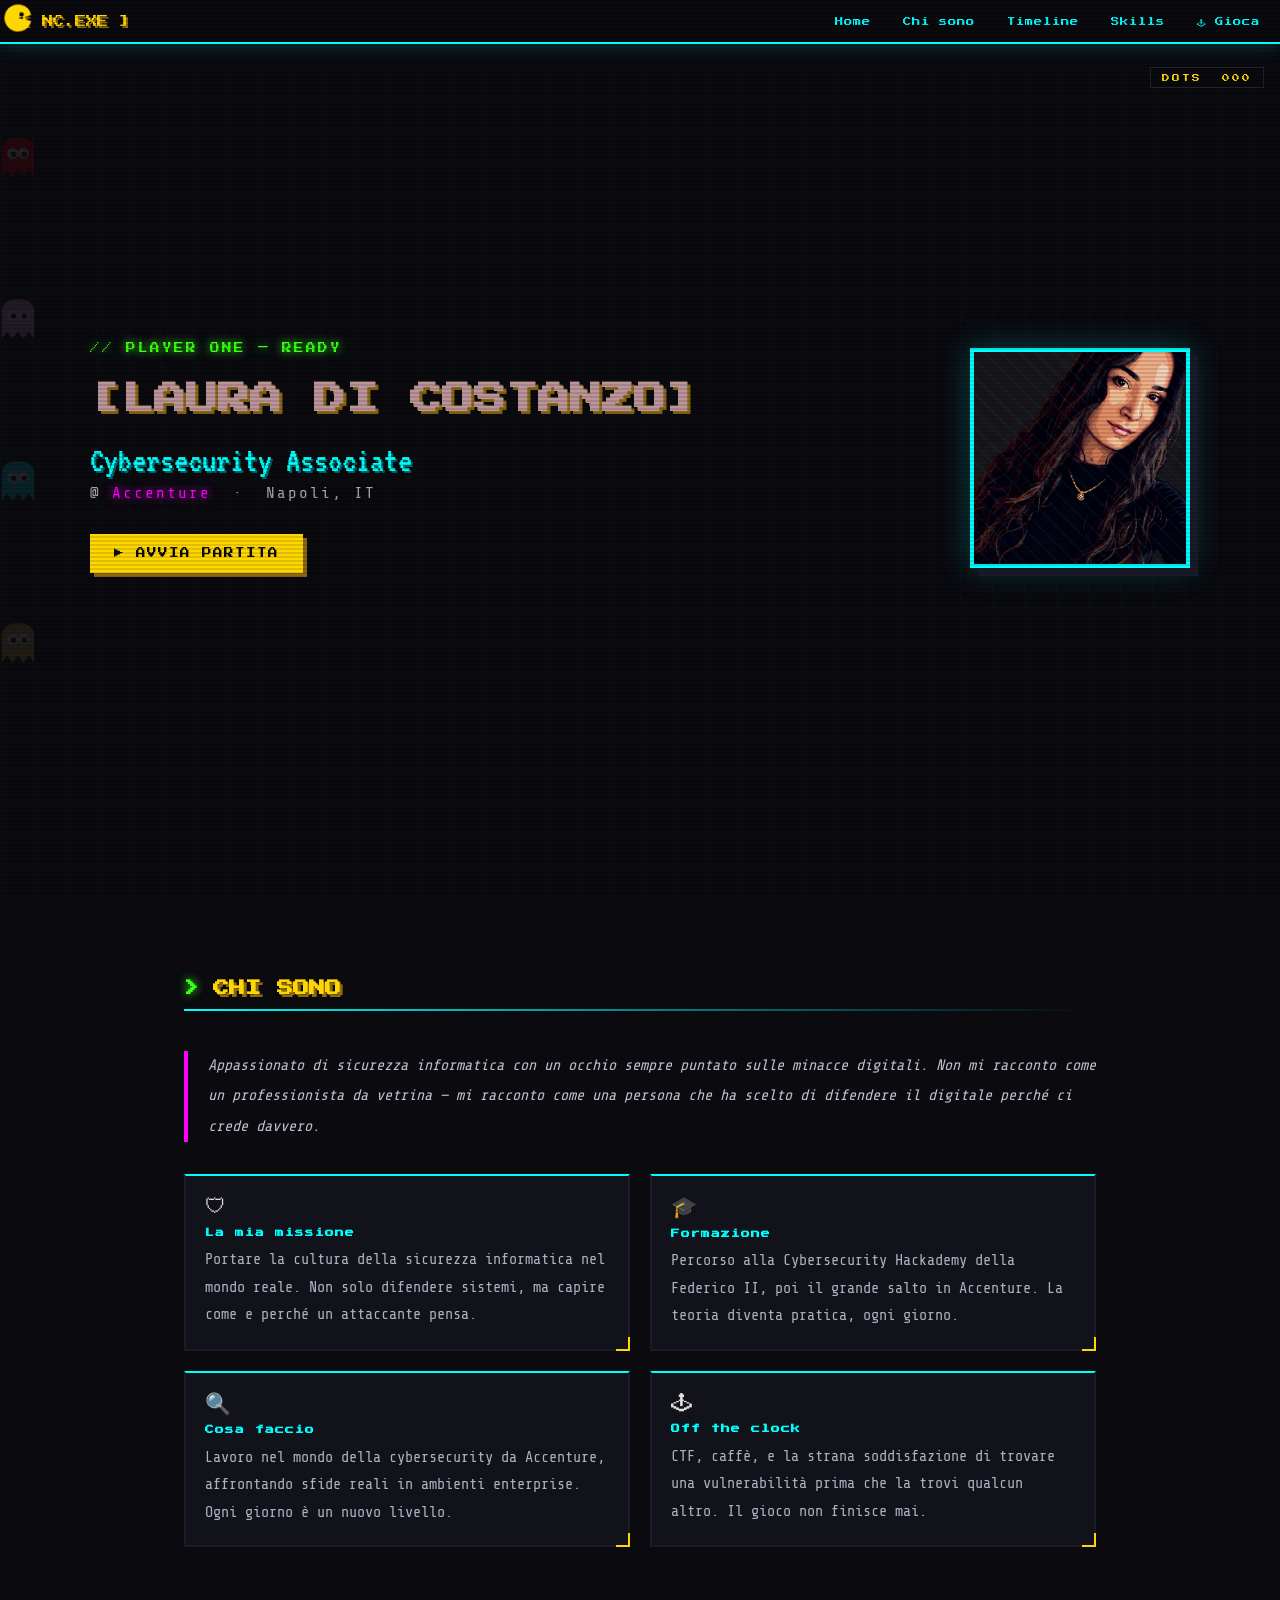
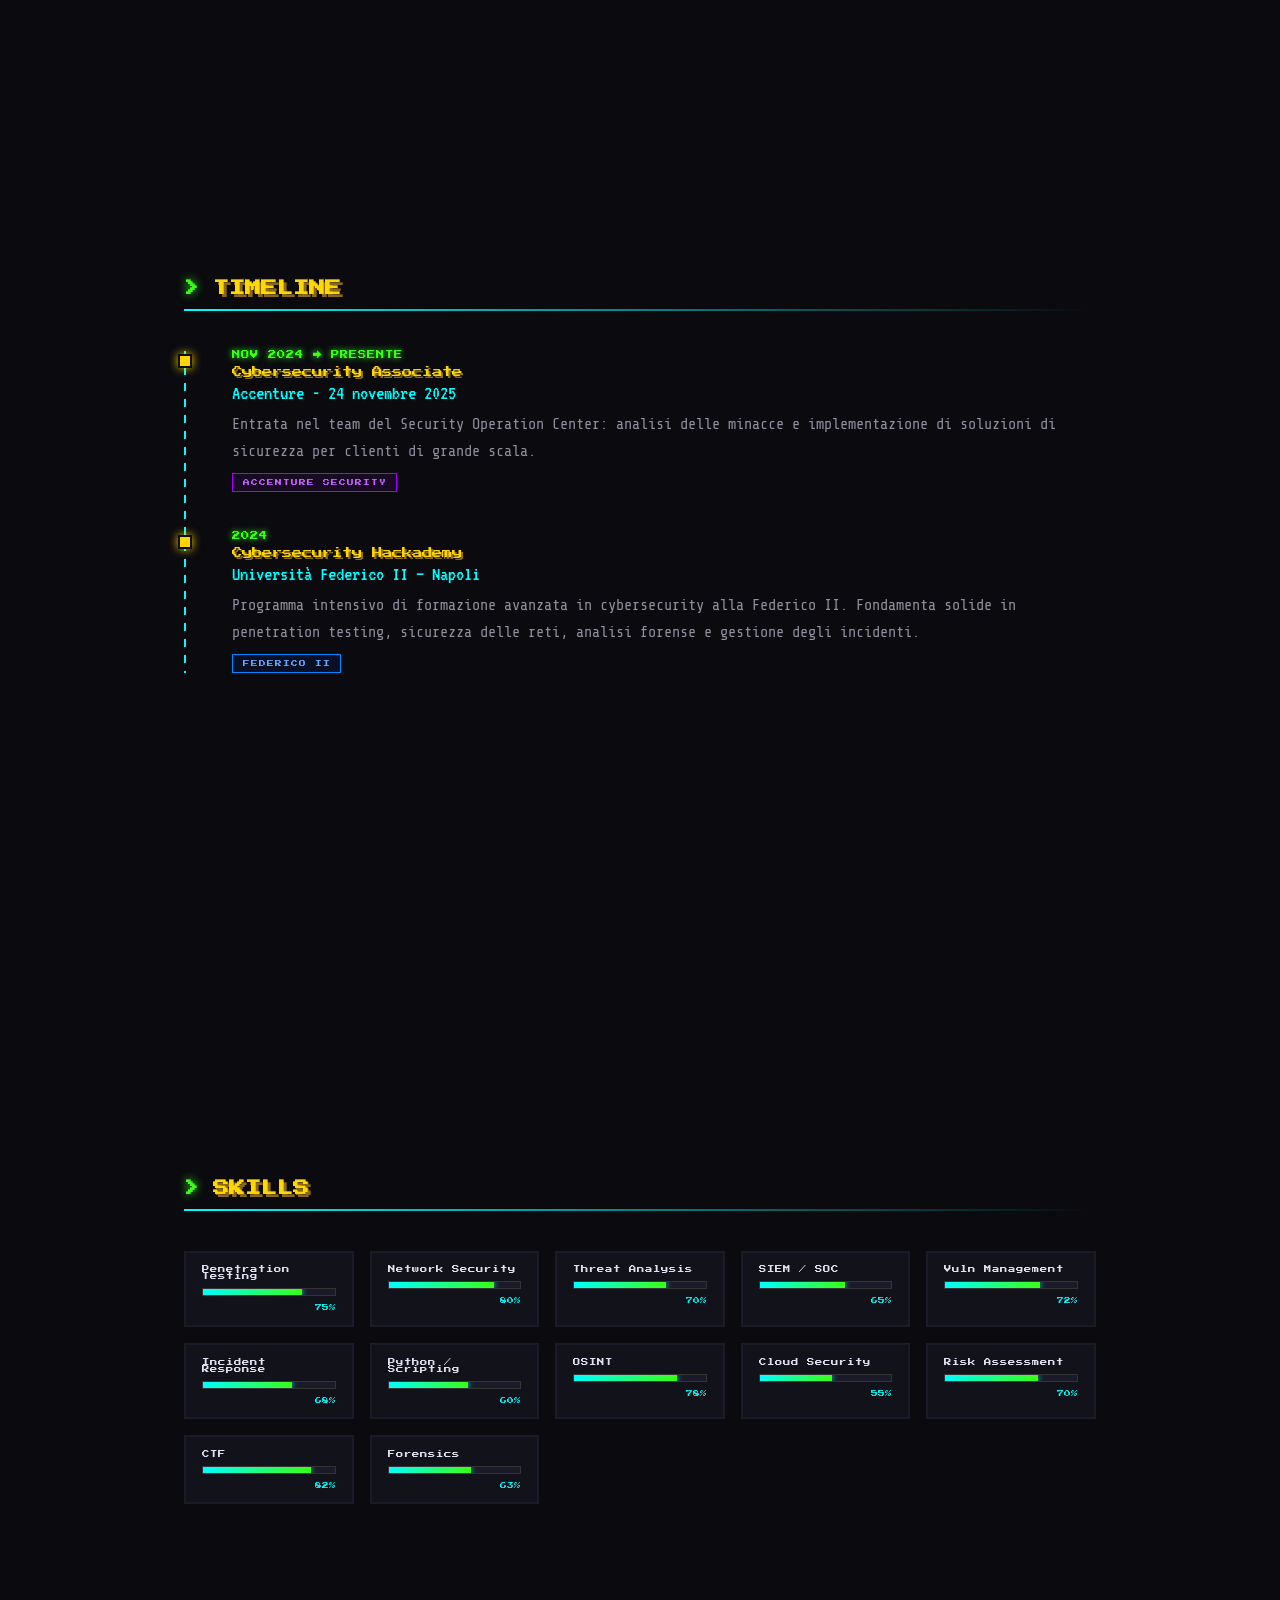
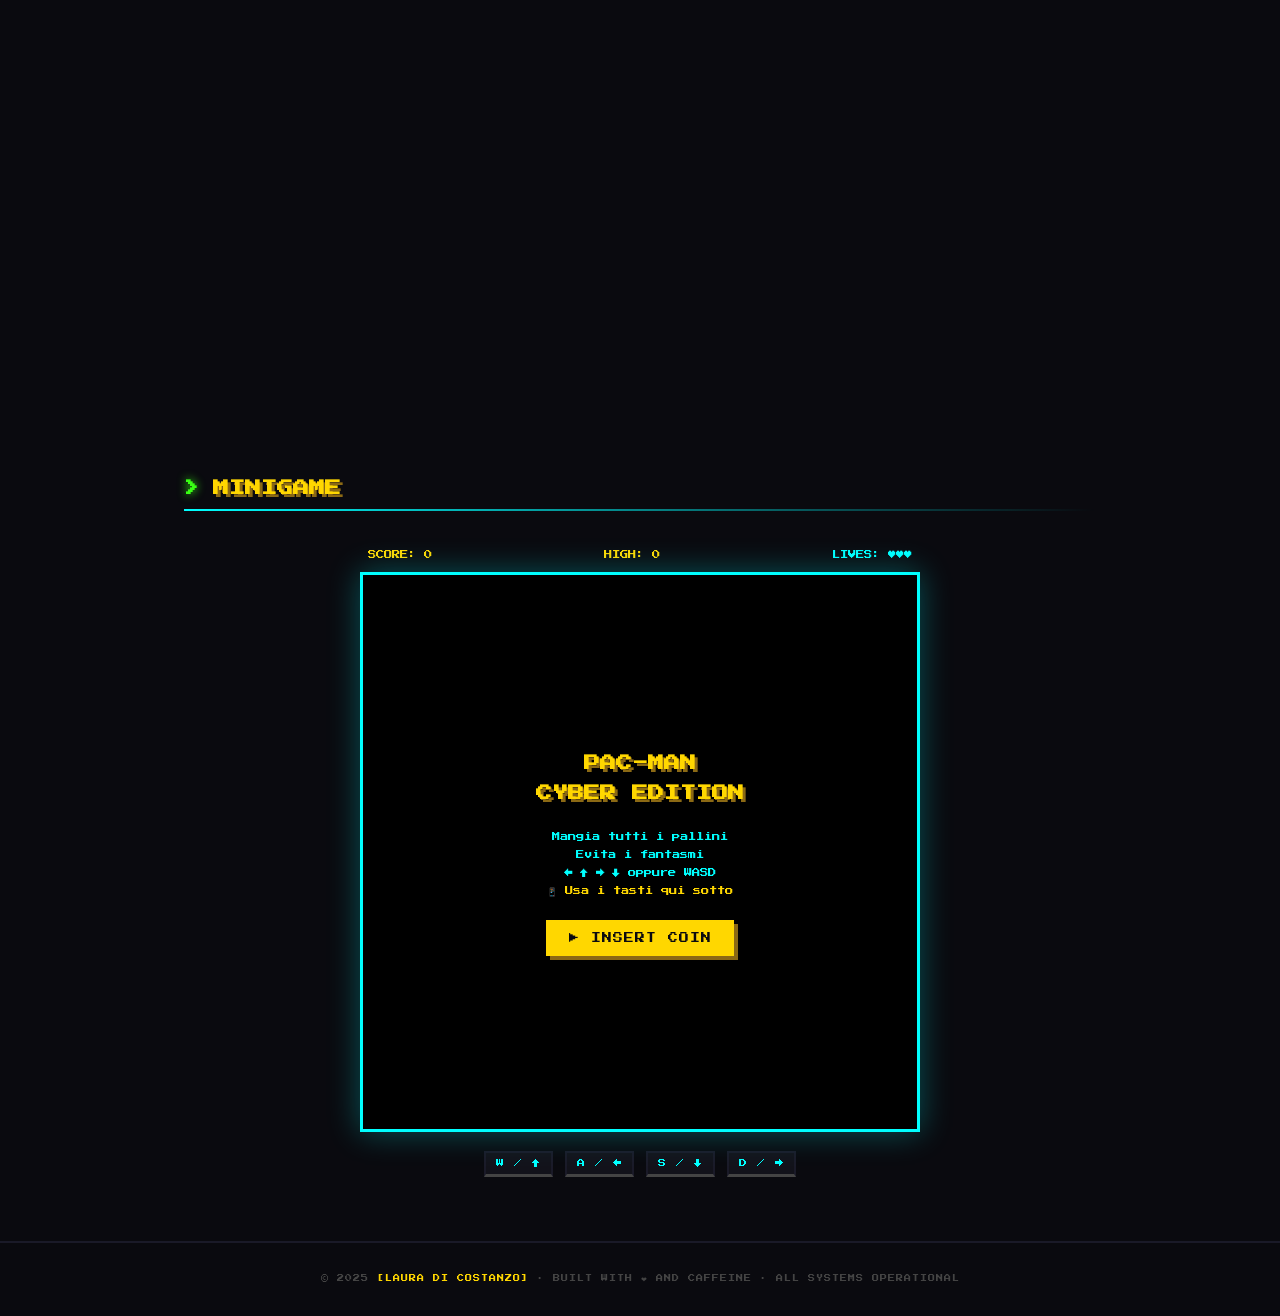
<file: index.html>
<!DOCTYPE html>
<html lang="it">
<head>
<meta charset="UTF-8">
<meta name="viewport" content="width=device-width, initial-scale=1.0, maximum-scale=1.0">
<title>[LAURA DI COSTANZO] — Cybersecurity Blog</title>
<link href="https://fonts.googleapis.com/css2?family=Press+Start+2P&family=Share+Tech+Mono&family=VT323:wght@400&display=swap" rel="stylesheet">
<style>
  :root {
    --yellow: #FFD700;
    --cyan: #00FFFF;
    --magenta: #FF00FF;
    --green: #39FF14;
    --dark: #0a0a0f;
    --dark2: #12121a;
    --dark3: #1a1a28;

    /* Fluid font scales — leggibili su mobile, proporzionati su desktop */
    --fs-pixel-xs:  clamp(0.55rem, 1.8vw, 0.7rem);
    --fs-pixel-sm:  clamp(0.65rem, 2vw,  0.8rem);
    --fs-pixel-md:  clamp(0.8rem,  2.5vw, 1rem);
    --fs-pixel-lg:  clamp(1rem,    3vw,   1.4rem);
    --fs-pixel-xl:  clamp(1.2rem,  4vw,   2rem);
    --fs-mono-sm:   clamp(0.82rem, 2.2vw, 0.95rem);
    --fs-mono-md:   clamp(0.9rem,  2.5vw, 1.05rem);
    --fs-vt-md:     clamp(1.4rem,  4vw,   2.2rem);
  }

  * { margin: 0; padding: 0; box-sizing: border-box; }
  html { scroll-behavior: smooth; }

  body {
    background: var(--dark);
    color: #e0e0e0;
    font-family: 'Share Tech Mono', monospace;
    overflow-x: hidden;
  }

  /* Solo su dispositivi che supportano un cursore preciso */
  @media (pointer: fine) {
    body { cursor: none; }
  }

  #pacman-cursor {
    position: fixed; width: 36px; height: 36px;
    pointer-events: none; z-index: 9999;
    display: none; /* nascosto di default, attivato via JS solo su pointer:fine */
  }

  .dot-trail {
    position: fixed; width: 8px; height: 8px;
    background: var(--yellow); border-radius: 50%;
    pointer-events: none; z-index: 9998;
    animation: dotFade 0.7s ease-out forwards;
  }
  @keyframes dotFade { 0%{opacity:1;transform:scale(1)} 100%{opacity:0;transform:scale(0)} }

  body::after {
    content:''; position:fixed; top:0;left:0;width:100%;height:100%;
    background:repeating-linear-gradient(0deg,transparent,transparent 2px,rgba(0,0,0,0.12) 2px,rgba(0,0,0,0.12) 4px);
    pointer-events:none; z-index:9990;
  }
  body::before {
    content:''; position:fixed; top:0;left:0;width:100%;height:100%;
    background-image:linear-gradient(rgba(0,255,255,0.025) 1px,transparent 1px),linear-gradient(90deg,rgba(0,255,255,0.025) 1px,transparent 1px);
    background-size:32px 32px; pointer-events:none; z-index:0;
  }

  /* ── NAV ── */
  nav {
    position:fixed; top:0;left:0;right:0; z-index:1000;
    background:rgba(10,10,15,0.97); border-bottom:2px solid var(--cyan);
    padding:0.75rem 1.25rem; display:flex; justify-content:space-between; align-items:center;
    box-shadow:0 0 20px rgba(0,255,255,0.25);
    gap: 1rem;
  }
  .nav-logo {
    font-family:'Press Start 2P',monospace;
    font-size: clamp(0.55rem, 2.5vw, 0.7rem);
    color:var(--yellow); text-shadow:2px 2px 0 #8B6914;
    white-space: nowrap;
  }
  .nav-links { display:flex; gap:clamp(0.6rem,2.5vw,2rem); list-style:none; flex-wrap: wrap; justify-content: flex-end; }
  .nav-links a {
    font-family:'Press Start 2P',monospace;
    font-size: clamp(0.42rem, 1.5vw, 0.52rem);
    color:var(--cyan); text-decoration:none; letter-spacing:1px; transition:color 0.2s;
    white-space: nowrap;
  }
  .nav-links a:hover { color:var(--yellow); text-shadow:0 0 10px var(--yellow); }

  .score-display {
    position:fixed; top:4.2rem; right:1rem; z-index:100;
    font-family:'Press Start 2P',monospace;
    font-size: clamp(0.38rem, 1.4vw, 0.48rem);
    color:var(--yellow);
    background:rgba(10,10,15,0.85); padding:0.35rem 0.7rem; border:1px solid #222;
    pointer-events:none; letter-spacing:2px;
  }

  /* ── SECTIONS ── */
  section { position:relative; z-index:1; min-height:100vh; padding:5rem 1.5rem 3rem; max-width:960px; margin:0 auto; }

  /* ── HERO ── */
  #hero { display:flex; align-items:center; justify-content:center; min-height:100vh; max-width:100%; padding:4rem 5vw 3rem; }
  .hero-layout { display:flex; justify-content:space-between; align-items:center; width:100%; max-width:1100px; gap:2.5rem; flex-wrap:wrap; }
  .hero-text { flex:1; min-width:240px; }

  .hero-tag {
    font-family:'Press Start 2P',monospace;
    font-size: clamp(0.5rem, 1.8vw, 0.6rem);
    color:var(--green); letter-spacing:2px; margin-bottom:1.2rem;
    text-shadow:0 0 10px var(--green); animation:blink 1s step-end infinite;
  }
  @keyframes blink { 50%{opacity:0} }

  .hero-name {
    font-family:'Press Start 2P',monospace;
    font-size: clamp(0.9rem, 3.5vw, 2rem);
    color:var(--yellow); line-height:1.7; margin-bottom:1rem;
    text-shadow:3px 3px 0 #8B6914; position:relative;
    word-break: break-word;
  }
  .hero-name::before,.hero-name::after { content:attr(data-text); position:absolute; inset:0; font-family:inherit; font-size:inherit; }
  .hero-name::before { color:var(--cyan); animation:glitch 4s steps(1) infinite; opacity:0.4; }
  .hero-name::after  { color:var(--magenta); animation:glitch 4s steps(1) infinite 0.2s; opacity:0.35; }
  @keyframes glitch {
    0%  {clip-path:inset(0 0 96% 0);transform:skewX(5deg)}
    10% {clip-path:inset(78% 0 3% 0);transform:skewX(-3deg)}
    20% {clip-path:inset(48% 0 32% 0);transform:none}
    30% {clip-path:inset(10% 0 83% 0);transform:skewX(2deg)}
    40% {clip-path:inset(0 0 0 0);transform:none}
    100%{clip-path:inset(0 0 0 0)}
  }

  .hero-role {
    font-family:'VT323',monospace;
    font-size: clamp(1.4rem, 4.5vw, 2.2rem);
    color:var(--cyan); text-shadow:2px 2px 0 #006666; margin-bottom:0.4rem;
  }
  .hero-company {
    font-size: clamp(0.82rem, 2.2vw, 1rem);
    color:#aaa; margin-bottom:2rem; letter-spacing:2px;
  }
  .hero-company span { color:var(--magenta); text-shadow:0 0 10px var(--magenta); }

  .pixel-btn {
    font-family:'Press Start 2P',monospace;
    font-size: clamp(0.52rem, 1.8vw, 0.6rem);
    color:var(--dark); background:var(--yellow);
    border:none; padding:clamp(0.7rem,2vw,0.9rem) clamp(1rem,3vw,1.5rem);
    letter-spacing:1px; cursor:pointer;
    transition:transform 0.1s,box-shadow 0.1s; box-shadow:4px 4px 0 #8B6914;
    text-decoration:none; display:inline-block;
    -webkit-tap-highlight-color: transparent;
    touch-action: manipulation;
  }
  .pixel-btn:hover { transform:translate(-2px,-2px); box-shadow:6px 6px 0 #8B6914; }
  .pixel-btn:active { transform:translate(2px,2px); box-shadow:2px 2px 0 #8B6914; }

  .photo-frame {
    width: clamp(130px, 30vw, 220px);
    height: clamp(130px, 30vw, 220px);
    flex-shrink:0; position:relative;
    border:4px solid var(--cyan); box-shadow:8px 8px 0 var(--dark3),0 0 30px rgba(0,255,255,0.25);
    background:var(--dark3); display:flex; align-items:center; justify-content:center; overflow:hidden;
  }
  .photo-frame::before {
    content:''; position:absolute; inset:0;
    background:repeating-linear-gradient(45deg,rgba(0,255,255,0.04),rgba(0,255,255,0.04) 2px,transparent 2px,transparent 12px);
  }
  .photo-placeholder {
    font-family:'Press Start 2P',monospace;
    font-size: clamp(0.38rem, 1.2vw, 0.45rem);
    color:var(--cyan); text-align:center; line-height:2.2; padding:1rem; opacity:0.65; position:relative; z-index:1;
  }
  .photo-frame img { width:100%; height:100%; object-fit:cover; display:block; }

  /* ── SECTION TITLES ── */
  .section-title {
    font-family:'Press Start 2P',monospace;
    font-size: clamp(0.7rem, 2.5vw, 1rem);
    color:var(--yellow); text-shadow:3px 3px 0 #8B6914; margin-bottom:0.8rem; display:flex; align-items:center; gap:0.8rem;
  }
  .section-title::before { content:'>'; color:var(--green); text-shadow:0 0 10px var(--green); animation:blink 1.2s step-end infinite; }
  .section-divider { height:2px; background:linear-gradient(90deg,var(--cyan),transparent); margin-bottom:2.5rem; }

  /* ── ABOUT ── */
  .about-intro {
    font-size: var(--fs-mono-sm);
    line-height:2; color:#c0c0d0; border-left:4px solid var(--magenta); padding-left:1.25rem; margin-bottom:2rem; font-style:italic;
  }
  .about-grid { display:grid; grid-template-columns:1fr 1fr; gap:1.25rem; margin-top:1.5rem; }
  .pixel-card {
    background:var(--dark2); border:2px solid var(--dark3); border-top:2px solid var(--cyan);
    padding:1.2rem; position:relative; transition:border-color 0.3s,box-shadow 0.3s;
  }
  .pixel-card:hover { border-color:var(--yellow); box-shadow:4px 4px 0 var(--yellow); }
  .pixel-card::after { content:''; position:absolute; bottom:-2px; right:-2px; width:12px; height:12px; border-right:2px solid var(--yellow); border-bottom:2px solid var(--yellow); }
  .pixel-card .card-icon { font-size:1.3rem; margin-bottom:0.6rem; display:block; }
  .pixel-card h3 {
    font-family:'Press Start 2P',monospace;
    font-size: clamp(0.45rem, 1.5vw, 0.55rem);
    color:var(--cyan); margin-bottom:0.6rem; letter-spacing:1px;
  }
  .pixel-card p { font-size: var(--fs-mono-sm); line-height:1.8; color:#b0b0c0; }

  /* ── TIMELINE ── */
  .timeline { position:relative; padding-left:1.75rem; margin-top:2rem; }
  .timeline::before {
    content:''; position:absolute; left:0; top:0; bottom:0; width:2px;
    background:repeating-linear-gradient(180deg,var(--cyan) 0px,var(--cyan) 8px,transparent 8px,transparent 16px);
  }
  .timeline-item { position:relative; margin-bottom:2.5rem; padding-left:1.25rem; opacity:0; transform:translateX(-20px); transition:opacity 0.5s,transform 0.5s; }
  .timeline-item.visible { opacity:1; transform:none; }
  .timeline-dot { position:absolute; left:-2.1rem; top:0.2rem; width:14px; height:14px; background:var(--yellow); border:2px solid var(--dark); box-shadow:0 0 10px var(--yellow); }
  .timeline-date {
    font-family:'Press Start 2P',monospace;
    font-size: clamp(0.42rem, 1.4vw, 0.52rem);
    color:var(--green); text-shadow:0 0 6px var(--green); margin-bottom:0.5rem; letter-spacing:1px;
  }
  .timeline-title {
    font-family:'Press Start 2P',monospace;
    font-size: clamp(0.52rem, 1.7vw, 0.65rem);
    color:var(--yellow); margin-bottom:0.3rem; text-shadow:2px 2px 0 #8B6914;
  }
  .timeline-sub { font-family:'VT323',monospace; font-size: clamp(1.1rem,3.5vw,1.3rem); color:var(--cyan); margin-bottom:0.5rem; }
  .timeline-desc { font-size: var(--fs-mono-sm); color:#9090a0; line-height:1.8; }
  .timeline-badge {
    display:inline-block; font-family:'Press Start 2P',monospace;
    font-size: clamp(0.35rem, 1.2vw, 0.42rem);
    padding:0.3rem 0.6rem; margin-top:0.5rem; letter-spacing:1px;
  }
  .badge-accenture { background:#a100ff18; border:1px solid #a100ff; color:#cc66ff; }
  .badge-unina { background:#0044ff18; border:1px solid #0088ff; color:#66aaff; }

  /* ── SKILLS ── */
  .skills-grid { display:grid; grid-template-columns:repeat(auto-fill,minmax(clamp(130px,38vw,155px),1fr)); gap:1rem; margin-top:2rem; }
  .skill-chip { background:var(--dark2); border:2px solid var(--dark3); padding:0.85rem 1rem; display:flex; flex-direction:column; gap:0.5rem; transition:all 0.2s; }
  .skill-chip:hover { border-color:var(--cyan); box-shadow:0 0 12px rgba(0,255,255,0.2); transform:translateY(-3px); }
  .skill-name { font-family:'Press Start 2P',monospace; font-size: clamp(0.38rem, 1.3vw, 0.46rem); color:#e0e0f0; letter-spacing:1px; }
  .skill-bar-bg { height:8px; background:var(--dark3); border:1px solid #333; overflow:hidden; }
  .skill-bar-fill { height:100%; background:linear-gradient(90deg,var(--cyan),var(--green)); box-shadow:0 0 6px var(--cyan); width:0; transition:width 1.4s ease-out; }
  .skill-pct { font-family:'Press Start 2P',monospace; font-size: clamp(0.35rem, 1.2vw, 0.42rem); color:var(--cyan); text-align:right; }

  /* ── MINIGAME ── */
  #minigame { min-height:auto; padding-bottom:4rem; }
  .game-wrapper { display:flex; flex-direction:column; align-items:center; gap:0.8rem; }
  .game-hud {
    display:flex; justify-content:space-between; align-items:center;
    width:100%; max-width:560px;
    font-family:'Press Start 2P',monospace;
    font-size: clamp(0.42rem, 1.5vw, 0.52rem);
    color:var(--yellow); padding:0 0.5rem;
  }
  .game-hud .lives { color:var(--cyan); }
  #game-container {
    position:relative; border:3px solid var(--cyan);
    box-shadow:0 0 30px rgba(0,255,255,0.3),inset 0 0 20px rgba(0,0,0,0.5);
    background:#000; overflow:hidden;
    /* Scala il canvas al 100% del contenitore su mobile */
    width: 100%;
    max-width: 560px;
    aspect-ratio: 1 / 1;
  }
  #game-canvas {
    display:block;
    image-rendering:pixelated;
    width: 100% !important;
    height: 100% !important;
  }
  .game-controls {
    display:flex; gap:0.7rem; flex-wrap:wrap; justify-content:center;
    font-family:'Press Start 2P',monospace;
    font-size: clamp(0.4rem, 1.5vw, 0.5rem);
    margin-top:0.4rem;
  }
  .game-controls .key {
    background:var(--dark2); border:2px solid var(--dark3); border-bottom:3px solid #444;
    padding:0.4rem 0.65rem; color:var(--cyan); letter-spacing:1px;
  }

  /* Controlli touch visibili su mobile */
  .touch-controls {
    display: none;
    margin-top: 0.75rem;
    gap: 0.4rem;
    flex-direction: column;
    align-items: center;
    width: 100%;
    max-width: 200px;
  }
  .touch-row { display: flex; gap: 0.4rem; justify-content: center; }
  .touch-btn {
    font-family:'Press Start 2P',monospace;
    font-size: clamp(0.6rem, 2.5vw, 0.8rem);
    background: var(--dark2); border: 2px solid var(--cyan);
    color: var(--cyan); padding: 0.7rem 0.9rem;
    cursor: pointer; -webkit-tap-highlight-color: transparent;
    touch-action: manipulation; user-select: none;
    min-width: 54px; min-height: 54px;
    display: flex; align-items: center; justify-content: center;
    border-radius: 4px;
    transition: background 0.1s, border-color 0.1s;
  }
  .touch-btn:active { background: var(--dark3); border-color: var(--yellow); color: var(--yellow); }

  #game-overlay {
    position:absolute; inset:0; background:rgba(0,0,0,0.87);
    display:flex; flex-direction:column; align-items:center; justify-content:center;
    gap:1.2rem; z-index:10;
  }
  #game-overlay h2 {
    font-family:'Press Start 2P',monospace;
    font-size: clamp(0.65rem, 2.5vw, 1rem);
    color:var(--yellow); text-shadow:3px 3px 0 #8B6914; text-align:center; line-height:1.9;
  }
  #game-overlay p {
    font-family:'Press Start 2P',monospace;
    font-size: clamp(0.42rem, 1.5vw, 0.52rem);
    color:var(--cyan); text-align:center; line-height:2.2;
  }
  .btn-start {
    font-family:'Press Start 2P',monospace;
    font-size: clamp(0.5rem, 1.8vw, 0.62rem);
    color:var(--dark); background:var(--yellow); border:none;
    padding:0.8rem 1.4rem; cursor:pointer; box-shadow:4px 4px 0 #8B6914;
    letter-spacing:1px; transition:transform 0.1s,box-shadow 0.1s;
    -webkit-tap-highlight-color: transparent; touch-action: manipulation;
  }
  .btn-start:hover { transform:translate(-2px,-2px); box-shadow:6px 6px 0 #8B6914; }
  .btn-start:active { transform:translate(2px,2px); box-shadow:2px 2px 0 #8B6914; }

  /* ── GHOST FLOAT ── */
  .ghost-float { position:fixed; pointer-events:none; z-index:2; opacity:0.1; animation:ghostFloat linear infinite; }
  @keyframes ghostFloat { from{transform:translateX(-80px)} to{transform:translateX(calc(100vw + 80px))} }

  /* ── FADE IN ── */
  .fade-section { opacity:0; transform:translateY(28px); transition:opacity 0.7s ease,transform 0.7s ease; }
  .fade-section.visible { opacity:1; transform:none; }

  /* ── FOOTER ── */
  footer { position:relative; z-index:1; text-align:center; padding:2rem 1.5rem; border-top:2px solid var(--dark3); font-family:'Press Start 2P',monospace; font-size: clamp(0.38rem,1.3vw,0.44rem); color:#444; letter-spacing:1px; }
  footer span { color:var(--yellow); }

  /* ── RESPONSIVE BREAKPOINTS ── */
  @media (max-width: 600px) {
    section { padding: 4.5rem 1rem 2.5rem; }
    #hero { padding: 5rem 1rem 2rem; }

    .about-grid { grid-template-columns: 1fr; gap: 1rem; }
    .hero-layout { flex-direction: column-reverse; align-items: center; gap: 1.5rem; }
    .photo-frame { width: clamp(110px, 45vw, 160px); height: clamp(110px, 45vw, 160px); }

    .nav-links li:nth-child(5) { display: none; } /* nasconde 🕹 Gioca dalla nav su schermi molto piccoli */

    .touch-controls { display: flex; }
    .game-controls { display: none; } /* sostituiti dai bottoni touch */
  }

  @media (max-width: 380px) {
    .nav-links { gap: 0.45rem; }
    .about-grid { grid-template-columns: 1fr; }
  }
</style>
</head>
<body>

<canvas id="pacman-cursor" width="40" height="40"></canvas>
<div class="score-display">DOTS &nbsp;<span id="score-display">000</span></div>

<nav>
  <div class="nav-logo">[ NC.EXE ]</div>
  <ul class="nav-links">
    <li><a href="#hero">Home</a></li>
    <li><a href="#about">Chi sono</a></li>
    <li><a href="#timeline">Timeline</a></li>
    <li><a href="#skills">Skills</a></li>
    <li><a href="#minigame">🕹 Gioca</a></li>
  </ul>
</nav>

<!-- HERO -->
<section id="hero">
  <div class="hero-layout">
    <div class="hero-text">
      <p class="hero-tag">// PLAYER ONE — READY</p>
      <h1 class="hero-name" data-text="[LAURA DI COSTANZO]">[LAURA DI COSTANZO]</h1>
      <p class="hero-role">Cybersecurity Associate</p>
      <p class="hero-company">@ <span>Accenture</span> &nbsp;·&nbsp; Napoli, IT</p>
      <button class="pixel-btn" id="start-btn">▶ AVVIA PARTITA</button>
    </div>
    <div class="photo-frame">
      <img src="./IMA.jpeg" alt="Foto">
    </div>
  </div>
</section>

<!-- CHI SONO -->
<section id="about" class="fade-section">
  <h2 class="section-title">CHI SONO</h2>
  <div class="section-divider"></div>
  <p class="about-intro">
    Appassionato di sicurezza informatica con un occhio sempre puntato sulle minacce digitali.
    Non mi racconto come un professionista da vetrina — mi racconto come una persona che ha scelto
    di difendere il digitale perché ci crede davvero.
  </p>
  <div class="about-grid">
    <div class="pixel-card">
      <span class="card-icon">🛡</span>
      <h3>La mia missione</h3>
      <p>Portare la cultura della sicurezza informatica nel mondo reale. Non solo difendere sistemi, ma capire come e perché un attaccante pensa.</p>
    </div>
    <div class="pixel-card">
      <span class="card-icon">🎓</span>
      <h3>Formazione</h3>
      <p>Percorso alla Cybersecurity Hackademy della Federico II, poi il grande salto in Accenture. La teoria diventa pratica, ogni giorno.</p>
    </div>
    <div class="pixel-card">
      <span class="card-icon">🔍</span>
      <h3>Cosa faccio</h3>
      <p>Lavoro nel mondo della cybersecurity da Accenture, affrontando sfide reali in ambienti enterprise. Ogni giorno è un nuovo livello.</p>
    </div>
    <div class="pixel-card">
      <span class="card-icon">🕹</span>
      <h3>Off the clock</h3>
      <p>CTF, caffè, e la strana soddisfazione di trovare una vulnerabilità prima che la trovi qualcun altro. Il gioco non finisce mai.</p>
    </div>
  </div>
</section>

<!-- TIMELINE -->
<section id="timeline" class="fade-section">
  <h2 class="section-title">TIMELINE</h2>
  <div class="section-divider"></div>
  <div class="timeline">
    <div class="timeline-item">
      <div class="timeline-dot"></div>
      <p class="timeline-date">NOV 2024 → PRESENTE</p>
      <p class="timeline-title">Cybersecurity Associate</p>
      <p class="timeline-sub">Accenture - 24 novembre 2025</p>
      <p class="timeline-desc">Entrata nel team del Security Operation Center: analisi delle minacce e implementazione di soluzioni di sicurezza per clienti di grande scala.</p>
      <span class="timeline-badge badge-accenture">ACCENTURE SECURITY</span>
    </div>
    <div class="timeline-item" style="transition-delay:0.15s">
      <div class="timeline-dot"></div>
      <p class="timeline-date">2024</p>
      <p class="timeline-title">Cybersecurity Hackademy</p>
      <p class="timeline-sub">Università Federico II — Napoli</p>
      <p class="timeline-desc">Programma intensivo di formazione avanzata in cybersecurity alla Federico II. Fondamenta solide in penetration testing, sicurezza delle reti, analisi forense e gestione degli incidenti.</p>
      <span class="timeline-badge badge-unina">FEDERICO II</span>
    </div>
  </div>
</section>

<!-- SKILLS -->
<section id="skills" class="fade-section">
  <h2 class="section-title">SKILLS</h2>
  <div class="section-divider"></div>
  <div class="skills-grid" id="skills-grid"></div>
</section>

<!-- MINIGAME -->
<section id="minigame" class="fade-section">
  <h2 class="section-title">MINIGAME</h2>
  <div class="section-divider"></div>
  <div class="game-wrapper">
    <div class="game-hud">
      <span>SCORE: <span id="g-score">0</span></span>
      <span>HIGH: <span id="g-high">0</span></span>
      <span class="lives">LIVES: <span id="g-lives">♥♥♥</span></span>
    </div>
    <div id="game-container">
      <canvas id="game-canvas"></canvas>
      <div id="game-overlay">
        <h2>PAC-MAN<br>CYBER EDITION</h2>
        <p>Mangia tutti i pallini<br>Evita i fantasmi<br>← ↑ → ↓ oppure WASD<br><span style="color:var(--yellow)">📱 Usa i tasti qui sotto</span></p>
        <button class="btn-start" id="overlay-btn">▶ INSERT COIN</button>
      </div>
    </div>

    <!-- Bottoni touch per mobile -->
    <div class="touch-controls" id="touch-controls">
      <div class="touch-row">
        <button class="touch-btn" id="btn-up">▲</button>
      </div>
      <div class="touch-row">
        <button class="touch-btn" id="btn-left">◀</button>
        <button class="touch-btn" id="btn-down">▼</button>
        <button class="touch-btn" id="btn-right">▶</button>
      </div>
    </div>

    <div class="game-controls">
      <span class="key">W / ↑</span>
      <span class="key">A / ←</span>
      <span class="key">S / ↓</span>
      <span class="key">D / →</span>
    </div>
  </div>
</section>

<footer>
  <p>© 2025 <span>[LAURA DI COSTANZO]</span> · BUILT WITH ❤ AND CAFFEINE · ALL SYSTEMS OPERATIONAL</p>
</footer>

<script>
// ──────────────────────────────────────────────
//  PAC-MAN CURSOR (solo su pointer:fine)
// ──────────────────────────────────────────────
const hasFinePointer = window.matchMedia('(pointer: fine)').matches;
const cur = document.getElementById('pacman-cursor');
if (hasFinePointer) {
  cur.style.display = 'block';
  const cctx = cur.getContext('2d');
  let px=-100, py=-100, cAngle=0, cMouth=0, cDir=1, dotsN=0, dotTick=0;
  function drawCur(m){
    cctx.clearRect(0,0,40,40);
    const mo=m*0.35;
    cctx.beginPath(); cctx.moveTo(20,20);
    cctx.arc(20,20,15,mo,Math.PI*2-mo); cctx.closePath();
    cctx.fillStyle='#FFD700'; cctx.fill();
    const ex=20+5.5*Math.cos(-Math.PI/4), ey=20+5.5*Math.sin(-Math.PI/4);
    cctx.beginPath(); cctx.arc(ex,ey,2.5,0,Math.PI*2);
    cctx.fillStyle='#0a0a0f'; cctx.fill();
  }
  document.addEventListener('mousemove',e=>{
    const dx=e.clientX-px, dy=e.clientY-py;
    if(Math.abs(dx)>2||Math.abs(dy)>2){cAngle=Math.atan2(dy,dx);px=e.clientX;py=e.clientY;}
    cur.style.left=(e.clientX-20)+'px'; cur.style.top=(e.clientY-20)+'px';
    cur.style.transform=`rotate(${cAngle}rad)`;
    dotTick++;
    if(dotTick%5===0){
      dotsN++; document.getElementById('score-display').textContent=String(dotsN).padStart(3,'0');
      const d=document.createElement('div'); d.className='dot-trail';
      d.style.left=(e.clientX-4)+'px'; d.style.top=(e.clientY-4)+'px';
      document.body.appendChild(d); setTimeout(()=>d.remove(),700);
    }
  });
  (function ac(){cMouth+=cDir*0.07;if(cMouth>=1)cDir=-1;if(cMouth<=0)cDir=1;drawCur(cMouth);requestAnimationFrame(ac);})();
}

// FLOATING GHOSTS
['#FF0000','#FFB8FF','#00FFFF','#FFB852'].forEach((c,i)=>{
  const g=document.createElement('div'); g.className='ghost-float';
  g.style.top=(15+i*18)+'vh';
  g.style.animationDuration=(20+i*8)+'s';
  g.style.animationDelay=(-i*6)+'s';
  g.innerHTML=`<svg width="36" height="44" viewBox="0 0 40 48"><path d="M2 46L2 16Q2 2 20 2Q38 2 38 16L38 46L32 38L26 46L20 38L14 46L8 38Z" fill="${c}"/><circle cx="14" cy="20" r="6" fill="white"/><circle cx="26" cy="20" r="6" fill="white"/><circle cx="15" cy="21" r="3" fill="#222"/><circle cx="27" cy="21" r="3" fill="#222"/></svg>`;
  document.body.appendChild(g);
});

// AVVIA PARTITA → scroll
document.getElementById('start-btn').addEventListener('click',()=>{
  document.getElementById('about').scrollIntoView({behavior:'smooth'});
});

// SKILLS
const skillsData=[
  {name:'Penetration Testing',lvl:75},{name:'Network Security',lvl:80},
  {name:'Threat Analysis',lvl:70},{name:'SIEM / SOC',lvl:65},
  {name:'Vuln Management',lvl:72},{name:'Incident Response',lvl:68},
  {name:'Python / Scripting',lvl:60},{name:'OSINT',lvl:78},
  {name:'Cloud Security',lvl:55},{name:'Risk Assessment',lvl:70},
  {name:'CTF',lvl:82},{name:'Forensics',lvl:63},
];
const sg=document.getElementById('skills-grid');
skillsData.forEach(s=>{
  const c=document.createElement('div'); c.className='skill-chip';
  c.innerHTML=`<span class="skill-name">${s.name}</span>
    <div class="skill-bar-bg"><div class="skill-bar-fill" data-lvl="${s.lvl}"></div></div>
    <span class="skill-pct">${s.lvl}%</span>`;
  sg.appendChild(c);
});

// SCROLL ANIMATIONS
const fadeObs=new IntersectionObserver(es=>es.forEach(e=>{if(e.isIntersecting)e.target.classList.add('visible');}),{threshold:0.06});
document.querySelectorAll('.fade-section').forEach(el=>fadeObs.observe(el));
const tlObs=new IntersectionObserver(es=>es.forEach(e=>{if(e.isIntersecting)e.target.querySelectorAll('.timeline-item').forEach((it,i)=>setTimeout(()=>it.classList.add('visible'),i*180));}),{threshold:0.08});
document.querySelectorAll('.timeline').forEach(el=>tlObs.observe(el));
const barObs=new IntersectionObserver(es=>es.forEach(e=>{if(e.isIntersecting)e.target.querySelectorAll('.skill-bar-fill').forEach(b=>b.style.width=b.dataset.lvl+'%');}),{threshold:0.15});
document.querySelectorAll('#skills').forEach(el=>barObs.observe(el));

// ──────────────────────────────────────────────
//  PAC-MAN MINIGAME
// ──────────────────────────────────────────────
(function(){
  const gc=document.getElementById('game-canvas');
  const g=gc.getContext('2d');
  const CELL=28, COLS=20, ROWS=20;
  gc.width=COLS*CELL; gc.height=ROWS*CELL;

  const T=[
    [1,1,1,1,1,1,1,1,1,1,1,1,1,1,1,1,1,1,1,1],
    [1,3,0,0,0,0,0,0,0,1,1,0,0,0,0,0,0,0,3,1],
    [1,0,1,1,0,1,1,1,0,1,1,0,1,1,1,0,1,1,0,1],
    [1,0,1,1,0,1,1,1,0,1,1,0,1,1,1,0,1,1,0,1],
    [1,0,0,0,0,0,0,0,0,0,0,0,0,0,0,0,0,0,0,1],
    [1,0,1,1,0,1,0,1,1,1,1,1,1,0,1,0,1,1,0,1],
    [1,0,0,0,0,1,0,0,0,1,1,0,0,0,1,0,0,0,0,1],
    [1,1,1,1,0,1,1,1,2,1,1,2,1,1,1,0,1,1,1,1],
    [1,1,1,1,0,1,2,2,2,2,2,2,2,2,1,0,1,1,1,1],
    [1,1,1,1,0,1,2,1,1,2,2,1,1,2,1,0,1,1,1,1],
    [2,2,2,2,0,2,2,1,2,2,2,2,1,2,2,0,2,2,2,2],
    [1,1,1,1,0,1,2,1,1,1,1,1,1,2,1,0,1,1,1,1],
    [1,1,1,1,0,1,2,2,2,2,2,2,2,2,1,0,1,1,1,1],
    [1,1,1,1,0,1,2,1,1,1,1,1,1,2,1,0,1,1,1,1],
    [1,0,0,0,0,0,0,0,0,1,1,0,0,0,0,0,0,0,0,1],
    [1,0,1,1,0,1,1,1,0,1,1,0,1,1,1,0,1,1,0,1],
    [1,3,0,1,0,0,0,0,0,0,0,0,0,0,0,0,1,0,3,1],
    [1,1,0,1,0,1,0,1,1,1,1,1,1,0,1,0,1,0,1,1],
    [1,0,0,0,0,1,0,0,0,1,1,0,0,0,1,0,0,0,0,1],
    [1,1,1,1,1,1,1,1,1,1,1,1,1,1,1,1,1,1,1,1],
  ];

  let map,pac,ghosts,gs,highScore=0,lives,powered,powerTimer,gameState='idle',animId,lastTime=0,frameAcc=0;
  const FRAME_MS=110;
  const GC=['#FF0000','#FFB8FF','#00FFFF','#FFB852'];
  const DIRS={ArrowUp:[0,-1],ArrowDown:[0,1],ArrowLeft:[-1,0],ArrowRight:[1,0],w:[0,-1],s:[0,1],a:[-1,0],d:[1,0],W:[0,-1],S:[0,1],A:[-1,0],D:[1,0]};

  function can(gx,gy){return gx>=0&&gx<COLS&&gy>=0&&gy<ROWS&&map[gy][gx]!==1;}

  function init(){
    map=T.map(r=>[...r]);
    gs=0; lives=3; powered=false; powerTimer=0;
    document.getElementById('g-score').textContent=0;
    document.getElementById('g-lives').textContent='♥'.repeat(3);
    pac={x:10,y:14,dx:0,dy:0,ndx:0,ndy:0,mouth:0,mdir:1};
    ghosts=GC.map((c,i)=>({x:9+i%2,y:9+Math.floor(i/2),dx:1,dy:0,color:c,scared:false,timer:i*25+10}));
  }

  function movePac(){
    if(can(pac.x+pac.ndx,pac.y+pac.ndy)){pac.dx=pac.ndx;pac.dy=pac.ndy;}
    const nx=pac.x+pac.dx,ny=pac.y+pac.dy;
    if(can(nx,ny)){pac.x=nx;pac.y=ny;}
    if(pac.x<0)pac.x=COLS-1;if(pac.x>=COLS)pac.x=0;
    const cell=map[pac.y][pac.x];
    if(cell===0){map[pac.y][pac.x]=2;gs+=10;document.getElementById('g-score').textContent=gs;}
    if(cell===3){map[pac.y][pac.x]=2;gs+=50;powered=true;powerTimer=180;document.getElementById('g-score').textContent=gs;ghosts.forEach(h=>h.scared=true);}
    if(gs>highScore){highScore=gs;document.getElementById('g-high').textContent=highScore;}
    if(!map.some(r=>r.includes(0)||r.includes(3)))endGame('YOU WIN! ★');
  }

  function moveGhost(gh){
    gh.timer--;if(gh.timer>0)return;
    gh.timer=powered?10:6;
    const dirs=[[1,0],[-1,0],[0,1],[0,-1]];
    let best=null,bestD=powered?-Infinity:Infinity;
    dirs.forEach(([dx,dy])=>{
      if(dx===-gh.dx&&dy===-gh.dy&&dirs.filter(d=>can(gh.x+d[0],gh.y+d[1])).length>1)return;
      const nx=gh.x+dx,ny=gh.y+dy;
      if(!can(nx,ny))return;
      const d=(nx-pac.x)**2+(ny-pac.y)**2;
      if(powered?d>bestD:d<bestD){bestD=d;best=[dx,dy];}
    });
    if(!best){const f=dirs.find(([dx,dy])=>can(gh.x+dx,gh.y+dy));if(f)best=f;else return;}
    gh.dx=best[0];gh.dy=best[1];
    gh.x+=gh.dx;gh.y+=gh.dy;
    if(gh.x<0)gh.x=COLS-1;if(gh.x>=COLS)gh.x=0;
  }

  function checkCol(){
    ghosts.forEach(gh=>{
      if(Math.abs(gh.x-pac.x)<=1&&Math.abs(gh.y-pac.y)<=1){
        if(gh.scared){gh.scared=false;gh.x=10;gh.y=9;gs+=200;document.getElementById('g-score').textContent=gs;}
        else loseLife();
      }
    });
  }

  function loseLife(){
    lives--;document.getElementById('g-lives').textContent='♥'.repeat(Math.max(0,lives));
    if(lives<=0){endGame('GAME OVER');return;}
    pac.x=10;pac.y=14;pac.dx=0;pac.dy=0;pac.ndx=0;pac.ndy=0;
    ghosts.forEach((gh,i)=>{gh.x=9+i%2;gh.y=9+Math.floor(i/2);gh.dx=1;gh.dy=0;gh.scared=false;gh.timer=i*25+10;});
  }

  function endGame(msg){
    gameState='over';cancelAnimationFrame(animId);
    const ov=document.getElementById('game-overlay');
    ov.querySelector('h2').textContent=msg;
    ov.querySelector('p').textContent='SCORE: '+gs+(gs>=highScore&&gs>0?' ★ NEW HIGH!':'');
    document.getElementById('overlay-btn').textContent='▶ PLAY AGAIN';
    ov.style.display='flex';
  }

  function drawMap(){
    for(let r=0;r<ROWS;r++){
      for(let c=0;c<COLS;c++){
        const v=map[r][c],cx=c*CELL,cy=r*CELL;
        if(v===1){
          g.fillStyle='#0d1a3a'; g.fillRect(cx,cy,CELL,CELL);
          g.strokeStyle='#00FFFF'; g.lineWidth=1.5; g.strokeRect(cx+1,cy+1,CELL-2,CELL-2);
        } else {
          g.fillStyle='#000'; g.fillRect(cx,cy,CELL,CELL);
          if(v===0){g.beginPath();g.arc(cx+CELL/2,cy+CELL/2,3,0,Math.PI*2);g.fillStyle='#FFD700';g.fill();}
          if(v===3){const p=0.7+0.3*Math.sin(Date.now()/200);g.beginPath();g.arc(cx+CELL/2,cy+CELL/2,6*p,0,Math.PI*2);g.fillStyle='#FFD700';g.fill();}
        }
      }
    }
  }

  function drawPac(){
    const m=pac.mouth*0.35;
    const angle=Math.atan2(pac.dy,pac.dx)||0;
    const px=pac.x*CELL+CELL/2, py=pac.y*CELL+CELL/2;
    g.save();g.translate(px,py);g.rotate(angle);
    g.beginPath();g.moveTo(0,0);g.arc(0,0,CELL/2-2,m,Math.PI*2-m);g.closePath();
    g.fillStyle='#FFD700';g.fill();
    g.restore();
  }

  function drawGhosts(){
    ghosts.forEach(gh=>{
      const c=gh.scared?(powerTimer<60&&Math.floor(Date.now()/200)%2?'#fff':'#0000FF'):gh.color;
      const x=gh.x*CELL+CELL/2, y=gh.y*CELL+CELL/2, r=CELL/2-2;
      g.fillStyle=c;
      g.beginPath();g.arc(x,y-2,r,Math.PI,0);g.lineTo(x+r,y+r);
      const w=r/2;
      for(let i=0;i<3;i++){const bx=x+r-w*i*2;g.quadraticCurveTo(bx-w/2,y+r-5,bx-w,y+r);}
      g.lineTo(x-r,y+r);g.closePath();g.fill();
      if(!gh.scared){
        g.fillStyle='white';
        g.beginPath();g.arc(x-4,y-4,4,0,Math.PI*2);g.fill();
        g.beginPath();g.arc(x+4,y-4,4,0,Math.PI*2);g.fill();
        g.fillStyle='#00008B';
        g.beginPath();g.arc(x-3+gh.dx,y-4+gh.dy,2,0,Math.PI*2);g.fill();
        g.beginPath();g.arc(x+5+gh.dx,y-4+gh.dy,2,0,Math.PI*2);g.fill();
      }
    });
  }

  function loop(ts){
    animId=requestAnimationFrame(loop);
    const dt=ts-lastTime;lastTime=ts;frameAcc+=dt;
    pac.mouth+=pac.mdir*0.1;if(pac.mouth>=1)pac.mdir=-1;if(pac.mouth<=0)pac.mdir=1;
    if(frameAcc>=FRAME_MS){
      frameAcc=0;
      movePac();ghosts.forEach(moveGhost);
      if(powered){powerTimer--;if(powerTimer<=0){powered=false;ghosts.forEach(h=>h.scared=false);}}
      checkCol();
    }
    drawMap();drawPac();drawGhosts();
  }

  // Tastiera
  document.addEventListener('keydown',e=>{
    if(DIRS[e.key]){e.preventDefault();pac.ndx=DIRS[e.key][0];pac.ndy=DIRS[e.key][1];}
  });

  // Swipe sul canvas
  let tx0=0,ty0=0;
  gc.addEventListener('touchstart',e=>{tx0=e.touches[0].clientX;ty0=e.touches[0].clientY;e.preventDefault();},{passive:false});
  gc.addEventListener('touchend',e=>{
    const dx=e.changedTouches[0].clientX-tx0,dy=e.changedTouches[0].clientY-ty0;
    if(Math.abs(dx)>20||Math.abs(dy)>20){
      if(Math.abs(dx)>Math.abs(dy)){pac.ndx=dx>0?1:-1;pac.ndy=0;}
      else{pac.ndy=dy>0?1:-1;pac.ndx=0;}
    }
    e.preventDefault();
  },{passive:false});

  // Bottoni touch direzionali
  const btnMap = {
    'btn-up':   [0,-1], 'btn-down': [0,1],
    'btn-left': [-1,0], 'btn-right':[1,0]
  };
  Object.entries(btnMap).forEach(([id,[dx,dy]])=>{
    const btn = document.getElementById(id);
    if (!btn) return;
    const setDir = e => { e.preventDefault(); pac.ndx=dx; pac.ndy=dy; };
    btn.addEventListener('touchstart', setDir, {passive:false});
    btn.addEventListener('mousedown',  setDir);
  });

  document.getElementById('overlay-btn').addEventListener('click',()=>{
    document.getElementById('game-overlay').style.display='none';
    init();gameState='playing';lastTime=performance.now();loop(lastTime);
  });
})();
</script>
</body>
</html>
</file>
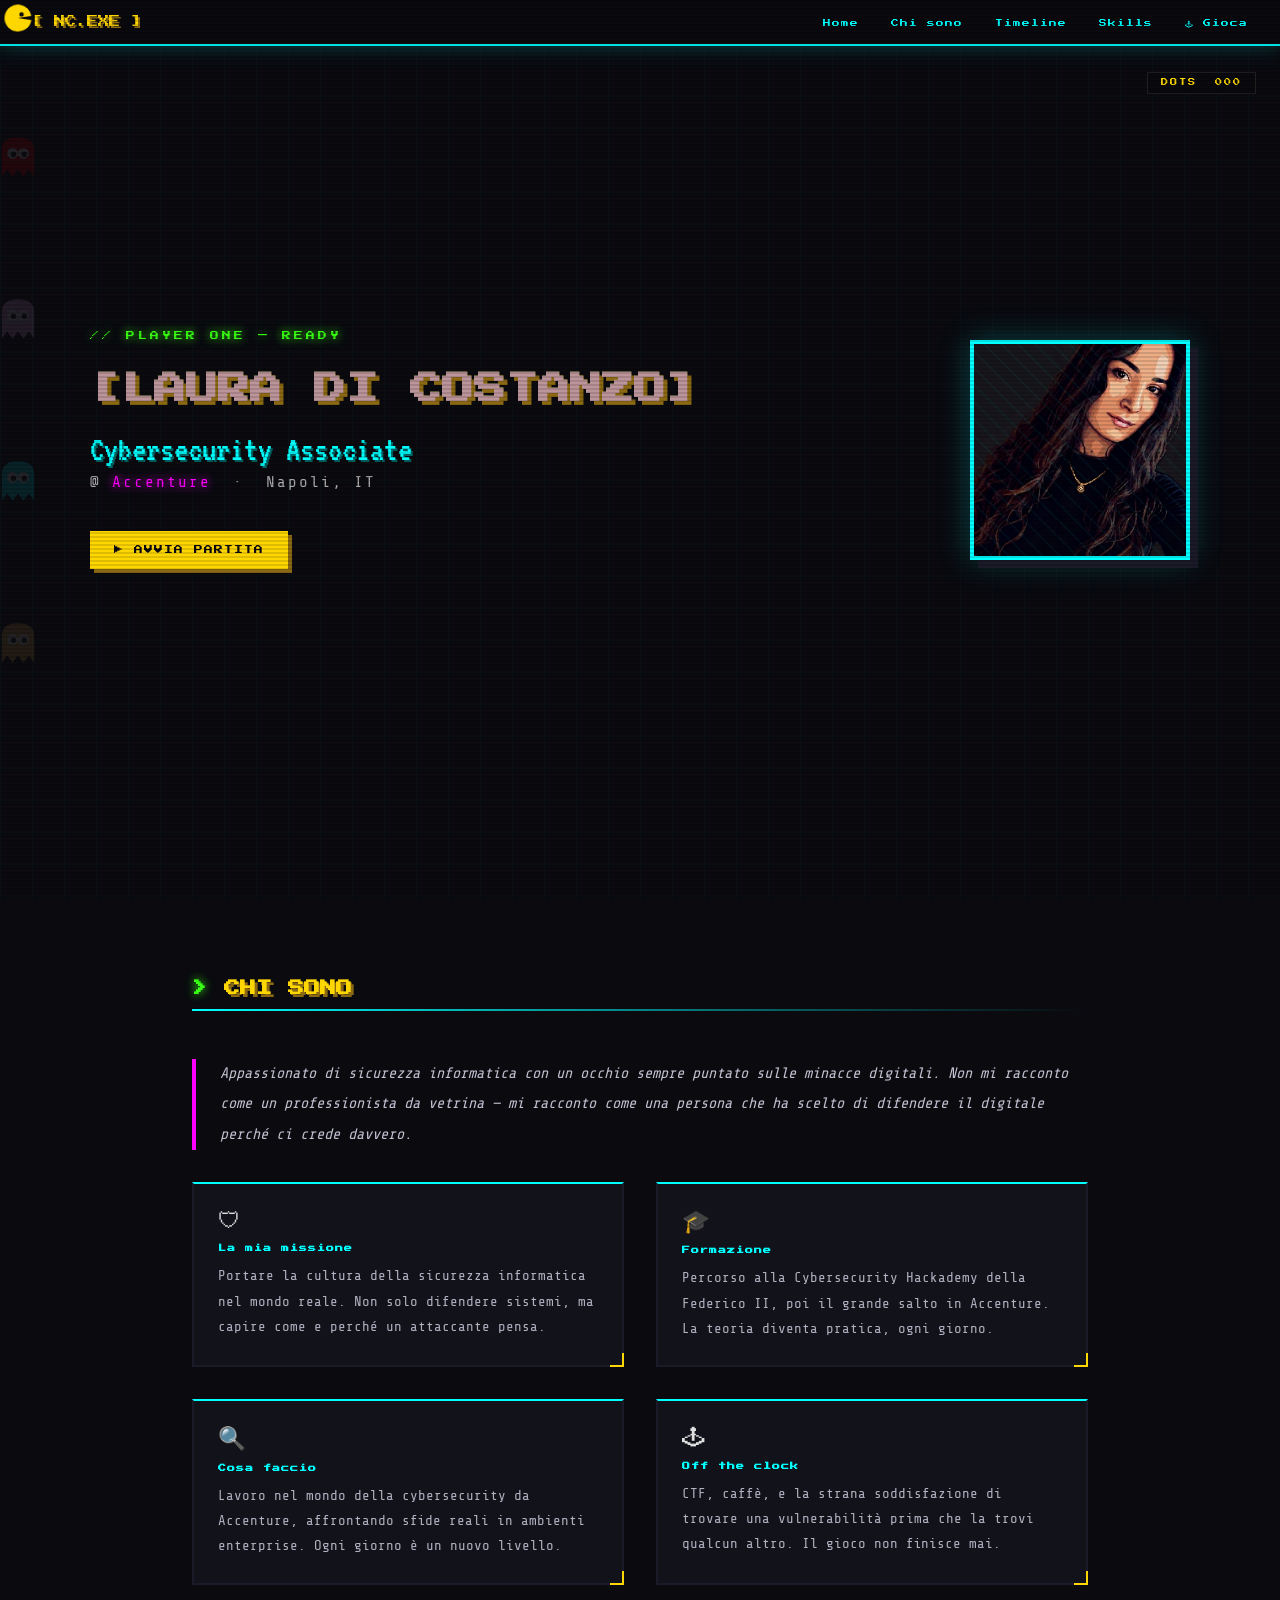
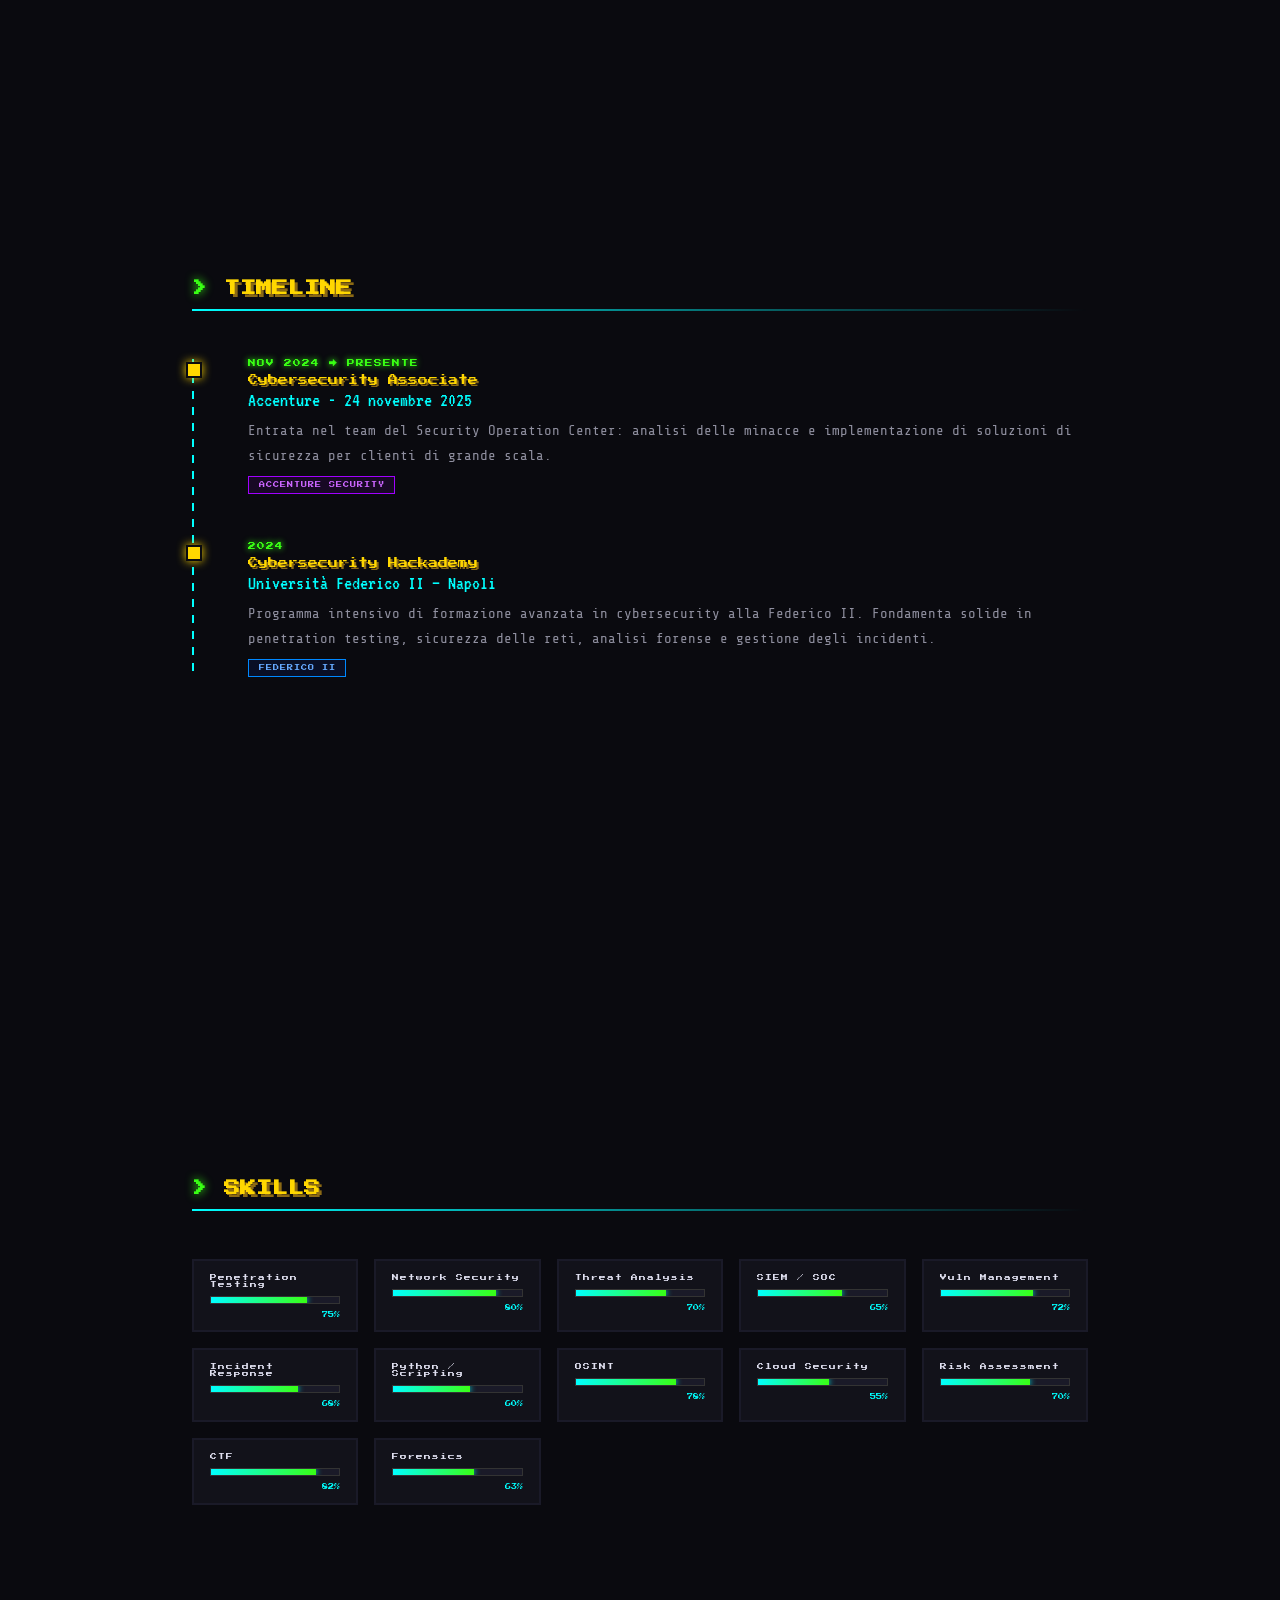
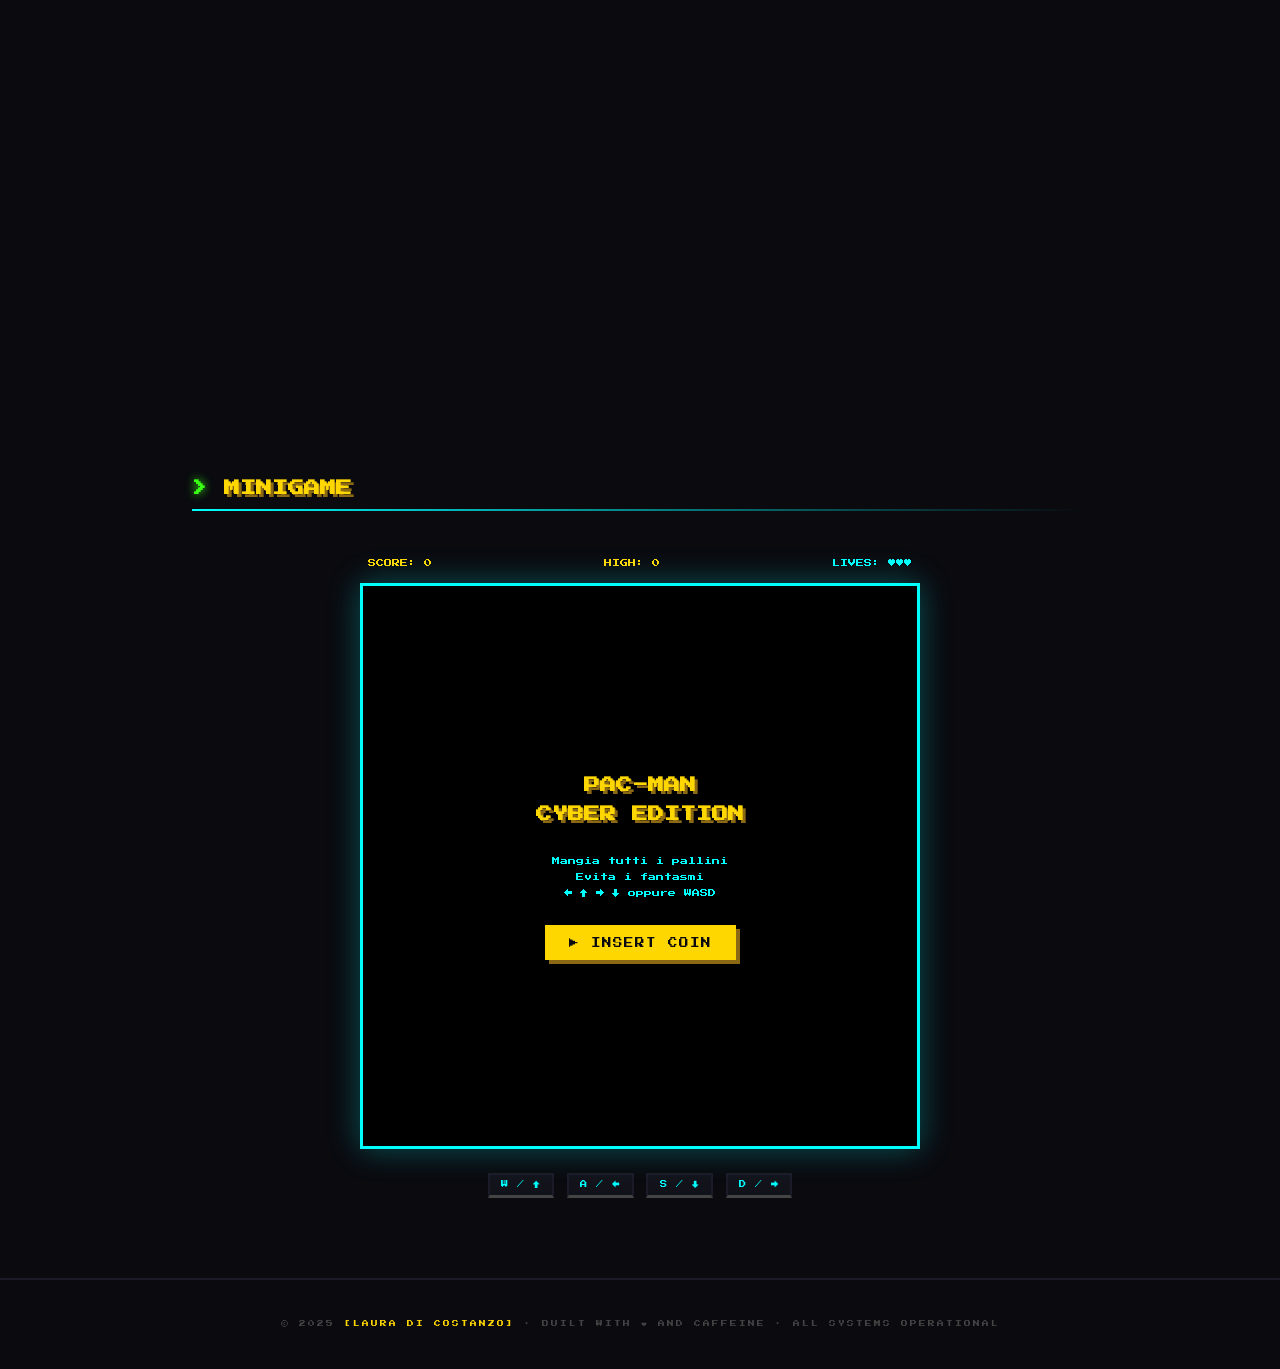
<file: sito.html>
<!DOCTYPE html>
<html lang="it">
<head>
<meta charset="UTF-8">
<meta name="viewport" content="width=device-width, initial-scale=1.0">
<title>[LAURA DI COSTANZO] — Cybersecurity Blog</title>
<link href="https://fonts.googleapis.com/css2?family=Press+Start+2P&family=Share+Tech+Mono&family=VT323:wght@400&display=swap" rel="stylesheet">
<style>
  :root {
    --yellow: #FFD700;
    --cyan: #00FFFF;
    --magenta: #FF00FF;
    --green: #39FF14;
    --dark: #0a0a0f;
    --dark2: #12121a;
    --dark3: #1a1a28;
  }
  * { margin: 0; padding: 0; box-sizing: border-box; }
  html { scroll-behavior: smooth; }
  body {
    background: var(--dark);
    color: #e0e0e0;
    font-family: 'Share Tech Mono', monospace;
    cursor: none;
    overflow-x: hidden;
  }
  #pacman-cursor {
    position: fixed; width: 36px; height: 36px;
    pointer-events: none; z-index: 9999;
  }
  .dot-trail {
    position: fixed; width: 8px; height: 8px;
    background: var(--yellow); border-radius: 50%;
    pointer-events: none; z-index: 9998;
    animation: dotFade 0.7s ease-out forwards;
  }
  @keyframes dotFade { 0%{opacity:1;transform:scale(1)} 100%{opacity:0;transform:scale(0)} }
  body::after {
    content:''; position:fixed; top:0;left:0;width:100%;height:100%;
    background:repeating-linear-gradient(0deg,transparent,transparent 2px,rgba(0,0,0,0.12) 2px,rgba(0,0,0,0.12) 4px);
    pointer-events:none; z-index:9990;
  }
  body::before {
    content:''; position:fixed; top:0;left:0;width:100%;height:100%;
    background-image:linear-gradient(rgba(0,255,255,0.025) 1px,transparent 1px),linear-gradient(90deg,rgba(0,255,255,0.025) 1px,transparent 1px);
    background-size:32px 32px; pointer-events:none; z-index:0;
  }
  nav {
    position:fixed; top:0;left:0;right:0; z-index:1000;
    background:rgba(10,10,15,0.96); border-bottom:2px solid var(--cyan);
    padding:0.8rem 2rem; display:flex; justify-content:space-between; align-items:center;
    box-shadow:0 0 20px rgba(0,255,255,0.25);
  }
  .nav-logo { font-family:'Press Start 2P',monospace; font-size:0.7rem; color:var(--yellow); text-shadow:2px 2px 0 #8B6914; }
  .nav-links { display:flex; gap:2rem; list-style:none; }
  .nav-links a { font-family:'Press Start 2P',monospace; font-size:0.48rem; color:var(--cyan); text-decoration:none; letter-spacing:1px; transition:color 0.2s; }
  .nav-links a:hover { color:var(--yellow); text-shadow:0 0 10px var(--yellow); }
  .score-display {
    position:fixed; top:4.5rem; right:1.5rem; z-index:100;
    font-family:'Press Start 2P',monospace; font-size:0.45rem; color:var(--yellow);
    background:rgba(10,10,15,0.85); padding:0.4rem 0.8rem; border:1px solid #222;
    pointer-events:none; letter-spacing:2px;
  }
  section { position:relative; z-index:1; min-height:100vh; padding:5rem 2rem 3rem; max-width:960px; margin:0 auto; }
  #hero { display:flex; align-items:center; justify-content:center; min-height:100vh; max-width:100%; padding:4rem 5vw; }
  .hero-layout { display:flex; justify-content:space-between; align-items:center; width:100%; max-width:1100px; gap:3rem; flex-wrap:wrap; }
  .hero-text { flex:1; min-width:280px; }
  .hero-tag { font-family:'Press Start 2P',monospace; font-size:0.55rem; color:var(--green); letter-spacing:3px; margin-bottom:1.5rem; text-shadow:0 0 10px var(--green); animation:blink 1s step-end infinite; }
  @keyframes blink { 50%{opacity:0} }
  .hero-name { font-family:'Press Start 2P',monospace; font-size:clamp(1.1rem,2.8vw,2rem); color:var(--yellow); line-height:1.6; margin-bottom:1rem; text-shadow:4px 4px 0 #8B6914; position:relative; }
  .hero-name::before,.hero-name::after { content:attr(data-text); position:absolute; inset:0; font-family:inherit; font-size:inherit; }
  .hero-name::before { color:var(--cyan); animation:glitch 4s steps(1) infinite; opacity:0.4; }
  .hero-name::after  { color:var(--magenta); animation:glitch 4s steps(1) infinite 0.2s; opacity:0.35; }
  @keyframes glitch {
    0%  {clip-path:inset(0 0 96% 0);transform:skewX(5deg)}
    10% {clip-path:inset(78% 0 3% 0);transform:skewX(-3deg)}
    20% {clip-path:inset(48% 0 32% 0);transform:none}
    30% {clip-path:inset(10% 0 83% 0);transform:skewX(2deg)}
    40% {clip-path:inset(0 0 0 0);transform:none}
    100%{clip-path:inset(0 0 0 0)}
  }
  .hero-role { font-family:'VT323',monospace; font-size:clamp(1.5rem,3.5vw,2.2rem); color:var(--cyan); text-shadow:2px 2px 0 #006666; margin-bottom:0.4rem; }
  .hero-company { font-size:1rem; color:#aaa; margin-bottom:2.5rem; letter-spacing:2px; }
  .hero-company span { color:var(--magenta); text-shadow:0 0 10px var(--magenta); }
  .pixel-btn {
    font-family:'Press Start 2P',monospace; font-size:0.55rem; color:var(--dark); background:var(--yellow);
    border:none; padding:0.9rem 1.5rem; letter-spacing:1px; cursor:none;
    transition:transform 0.1s,box-shadow 0.1s; box-shadow:4px 4px 0 #8B6914;
    text-decoration:none; display:inline-block;
  }
  .pixel-btn:hover { transform:translate(-2px,-2px); box-shadow:6px 6px 0 #8B6914; }
  .pixel-btn:active { transform:translate(2px,2px); box-shadow:2px 2px 0 #8B6914; }
  .photo-frame {
    width:220px; height:220px; flex-shrink:0; position:relative;
    border:4px solid var(--cyan); box-shadow:8px 8px 0 var(--dark3),0 0 30px rgba(0,255,255,0.25);
    background:var(--dark3); display:flex; align-items:center; justify-content:center; overflow:hidden;
  }
  .photo-frame::before {
    content:''; position:absolute; inset:0;
    background:repeating-linear-gradient(45deg,rgba(0,255,255,0.04),rgba(0,255,255,0.04) 2px,transparent 2px,transparent 12px);
  }
  .photo-placeholder { font-family:'Press Start 2P',monospace; font-size:0.42rem; color:var(--cyan); text-align:center; line-height:2.2; padding:1rem; opacity:0.65; position:relative; z-index:1; }
  .photo-frame img { width:100%; height:100%; object-fit:cover; display:block; }
  .section-title { font-family:'Press Start 2P',monospace; font-size:clamp(0.75rem,2vw,1rem); color:var(--yellow); text-shadow:3px 3px 0 #8B6914; margin-bottom:0.8rem; display:flex; align-items:center; gap:1rem; }
  .section-title::before { content:'>'; color:var(--green); text-shadow:0 0 10px var(--green); animation:blink 1.2s step-end infinite; }
  .section-divider { height:2px; background:linear-gradient(90deg,var(--cyan),transparent); margin-bottom:3rem; }
  .about-intro { font-size:0.95rem; line-height:2; color:#c0c0d0; border-left:4px solid var(--magenta); padding-left:1.5rem; margin-bottom:2rem; font-style:italic; }
  .about-grid { display:grid; grid-template-columns:1fr 1fr; gap:2rem; margin-top:2rem; }
  .pixel-card { background:var(--dark2); border:2px solid var(--dark3); border-top:2px solid var(--cyan); padding:1.5rem; position:relative; transition:border-color 0.3s,box-shadow 0.3s; }
  .pixel-card:hover { border-color:var(--yellow); box-shadow:4px 4px 0 var(--yellow); }
  .pixel-card::after { content:''; position:absolute; bottom:-2px; right:-2px; width:12px; height:12px; border-right:2px solid var(--yellow); border-bottom:2px solid var(--yellow); }
  .pixel-card .card-icon { font-size:1.4rem; margin-bottom:0.7rem; display:block; }
  .pixel-card h3 { font-family:'Press Start 2P',monospace; font-size:0.5rem; color:var(--cyan); margin-bottom:0.7rem; letter-spacing:1px; }
  .pixel-card p { font-size:0.88rem; line-height:1.8; color:#b0b0c0; }
  .timeline { position:relative; padding-left:2rem; margin-top:2rem; }
  .timeline::before { content:''; position:absolute; left:0; top:0; bottom:0; width:2px; background:repeating-linear-gradient(180deg,var(--cyan) 0px,var(--cyan) 8px,transparent 8px,transparent 16px); }
  .timeline-item { position:relative; margin-bottom:3rem; padding-left:1.5rem; opacity:0; transform:translateX(-20px); transition:opacity 0.5s,transform 0.5s; }
  .timeline-item.visible { opacity:1; transform:none; }
  .timeline-dot { position:absolute; left:-2.35rem; top:0.2rem; width:16px; height:16px; background:var(--yellow); border:2px solid var(--dark); box-shadow:0 0 10px var(--yellow); }
  .timeline-date { font-family:'Press Start 2P',monospace; font-size:0.48rem; color:var(--green); text-shadow:0 0 6px var(--green); margin-bottom:0.5rem; letter-spacing:1px; }
  .timeline-title { font-family:'Press Start 2P',monospace; font-size:0.62rem; color:var(--yellow); margin-bottom:0.3rem; text-shadow:2px 2px 0 #8B6914; }
  .timeline-sub { font-family:'VT323',monospace; font-size:1.25rem; color:var(--cyan); margin-bottom:0.5rem; }
  .timeline-desc { font-size:0.88rem; color:#9090a0; line-height:1.8; }
  .timeline-badge { display:inline-block; font-family:'Press Start 2P',monospace; font-size:0.38rem; padding:0.3rem 0.6rem; margin-top:0.5rem; letter-spacing:1px; }
  .badge-accenture { background:#a100ff18; border:1px solid #a100ff; color:#cc66ff; }
  .badge-unina { background:#0044ff18; border:1px solid #0088ff; color:#66aaff; }
  .skills-grid { display:grid; grid-template-columns:repeat(auto-fill,minmax(155px,1fr)); gap:1rem; margin-top:2rem; }
  .skill-chip { background:var(--dark2); border:2px solid var(--dark3); padding:0.8rem 1rem; display:flex; flex-direction:column; gap:0.5rem; transition:all 0.2s; }
  .skill-chip:hover { border-color:var(--cyan); box-shadow:0 0 12px rgba(0,255,255,0.2); transform:translateY(-3px); }
  .skill-name { font-family:'Press Start 2P',monospace; font-size:0.42rem; color:#e0e0f0; letter-spacing:1px; }
  .skill-bar-bg { height:8px; background:var(--dark3); border:1px solid #333; overflow:hidden; }
  .skill-bar-fill { height:100%; background:linear-gradient(90deg,var(--cyan),var(--green)); box-shadow:0 0 6px var(--cyan); width:0; transition:width 1.4s ease-out; }
  .skill-pct { font-family:'Press Start 2P',monospace; font-size:0.38rem; color:var(--cyan); text-align:right; }

  /* MINIGAME */
  #minigame { min-height:auto; padding-bottom:5rem; }
  .game-wrapper { display:flex; flex-direction:column; align-items:center; gap:1rem; }
  .game-hud { display:flex; justify-content:space-between; align-items:center; width:100%; max-width:560px; font-family:'Press Start 2P',monospace; font-size:0.5rem; color:var(--yellow); padding:0 0.5rem; }
  .game-hud .lives { color:var(--cyan); }
  #game-container { position:relative; border:3px solid var(--cyan); box-shadow:0 0 30px rgba(0,255,255,0.3),inset 0 0 20px rgba(0,0,0,0.5); background:#000; overflow:hidden; }
  #game-canvas { display:block; image-rendering:pixelated; }
  .game-controls { display:flex; gap:0.8rem; flex-wrap:wrap; justify-content:center; font-family:'Press Start 2P',monospace; font-size:0.45rem; margin-top:0.5rem; }
  .game-controls .key { background:var(--dark2); border:2px solid var(--dark3); border-bottom:3px solid #444; padding:0.4rem 0.7rem; color:var(--cyan); letter-spacing:1px; }
  #game-overlay { position:absolute; inset:0; background:rgba(0,0,0,0.85); display:flex; flex-direction:column; align-items:center; justify-content:center; gap:1.5rem; z-index:10; }
  #game-overlay h2 { font-family:'Press Start 2P',monospace; font-size:clamp(0.7rem,2vw,1rem); color:var(--yellow); text-shadow:3px 3px 0 #8B6914; text-align:center; line-height:1.8; }
  #game-overlay p { font-family:'Press Start 2P',monospace; font-size:0.5rem; color:var(--cyan); text-align:center; line-height:2; }
  .btn-start { font-family:'Press Start 2P',monospace; font-size:0.6rem; color:var(--dark); background:var(--yellow); border:none; padding:0.8rem 1.5rem; cursor:none; box-shadow:4px 4px 0 #8B6914; letter-spacing:1px; transition:transform 0.1s,box-shadow 0.1s; }
  .btn-start:hover { transform:translate(-2px,-2px); box-shadow:6px 6px 0 #8B6914; }

  .ghost-float { position:fixed; pointer-events:none; z-index:2; opacity:0.1; animation:ghostFloat linear infinite; }
  @keyframes ghostFloat { from{transform:translateX(-80px)} to{transform:translateX(calc(100vw + 80px))} }
  .fade-section { opacity:0; transform:translateY(28px); transition:opacity 0.7s ease,transform 0.7s ease; }
  .fade-section.visible { opacity:1; transform:none; }
  footer { position:relative; z-index:1; text-align:center; padding:2.5rem 2rem; border-top:2px solid var(--dark3); font-family:'Press Start 2P',monospace; font-size:0.42rem; color:#444; letter-spacing:2px; }
  footer span { color:var(--yellow); }
  @media(max-width:680px){
    .about-grid{grid-template-columns:1fr}
    .hero-layout{flex-direction:column-reverse;align-items:center}
    .photo-frame{width:160px;height:160px}
    #hero{padding:5rem 1.5rem}
    .nav-links{gap:1rem}
    .nav-links a{font-size:0.38rem}
    #game-canvas{width:100%!important}
  }
</style>
</head>
<body>

<canvas id="pacman-cursor" width="40" height="40"></canvas>
<div class="score-display">DOTS &nbsp;<span id="score-display">000</span></div>

<nav>
  <div class="nav-logo">[ NC.EXE ]</div>
  <ul class="nav-links">
    <li><a href="#hero">Home</a></li>
    <li><a href="#about">Chi sono</a></li>
    <li><a href="#timeline">Timeline</a></li>
    <li><a href="#skills">Skills</a></li>
    <li><a href="#minigame">🕹 Gioca</a></li>
  </ul>
</nav>

<!-- HERO -->
<section id="hero">
  <div class="hero-layout">
    <div class="hero-text">
      <p class="hero-tag">// PLAYER ONE — READY</p>
      <h1 class="hero-name" data-text="[LAURA DI COSTANZO]">[LAURA DI COSTANZO]</h1>
      <p class="hero-role">Cybersecurity Associate</p>
      <p class="hero-company">@ <span>Accenture</span> &nbsp;·&nbsp; Napoli, IT</p>
      <button class="pixel-btn" id="start-btn">▶ AVVIA PARTITA</button>
    </div>
    <div class="photo-frame">
      <!-- Sostituisci il div sotto con: <img src="./tuafoto.jpg" alt="Foto"> -->
      <img src="./IMA.jpeg" alt="Foto">
    </div>
  </div>
</section>

<!-- CHI SONO -->
<section id="about" class="fade-section">
  <h2 class="section-title">CHI SONO</h2>
  <div class="section-divider"></div>
  <p class="about-intro">
    Appassionato di sicurezza informatica con un occhio sempre puntato sulle minacce digitali.
    Non mi racconto come un professionista da vetrina — mi racconto come una persona che ha scelto
    di difendere il digitale perché ci crede davvero.
  </p>
  <div class="about-grid">
    <div class="pixel-card">
      <span class="card-icon">🛡</span>
      <h3>La mia missione</h3>
      <p>Portare la cultura della sicurezza informatica nel mondo reale. Non solo difendere sistemi, ma capire come e perché un attaccante pensa.</p>
    </div>
    <div class="pixel-card">
      <span class="card-icon">🎓</span>
      <h3>Formazione</h3>
      <p>Percorso alla Cybersecurity Hackademy della Federico II, poi il grande salto in Accenture. La teoria diventa pratica, ogni giorno.</p>
    </div>
    <div class="pixel-card">
      <span class="card-icon">🔍</span>
      <h3>Cosa faccio</h3>
      <p>Lavoro nel mondo della cybersecurity da Accenture, affrontando sfide reali in ambienti enterprise. Ogni giorno è un nuovo livello.</p>
    </div>
    <div class="pixel-card">
      <span class="card-icon">🕹</span>
      <h3>Off the clock</h3>
      <p>CTF, caffè, e la strana soddisfazione di trovare una vulnerabilità prima che la trovi qualcun altro. Il gioco non finisce mai.</p>
    </div>
  </div>
</section>

<!-- TIMELINE -->
<section id="timeline" class="fade-section">
  <h2 class="section-title">TIMELINE</h2>
  <div class="section-divider"></div>
  <div class="timeline">
    <div class="timeline-item">
      <div class="timeline-dot"></div>
      <p class="timeline-date">NOV 2024 → PRESENTE</p>
      <p class="timeline-title">Cybersecurity Associate</p>
      <p class="timeline-sub">Accenture - 24 novembre 2025</p>
      <p class="timeline-desc">Entrata nel team del Security Operation Center: analisi delle minacce e implementazione di soluzioni di sicurezza per clienti di grande scala.</p>
      <span class="timeline-badge badge-accenture">ACCENTURE SECURITY</span>
    </div>
    <div class="timeline-item" style="transition-delay:0.15s">
      <div class="timeline-dot"></div>
      <p class="timeline-date">2024</p>
      <p class="timeline-title">Cybersecurity Hackademy</p>
      <p class="timeline-sub">Università Federico II — Napoli</p>
      <p class="timeline-desc">Programma intensivo di formazione avanzata in cybersecurity alla Federico II. Fondamenta solide in penetration testing, sicurezza delle reti, analisi forense e gestione degli incidenti.</p>
      <span class="timeline-badge badge-unina">FEDERICO II</span>
    </div>
  </div>
</section>

<!-- SKILLS -->
<section id="skills" class="fade-section">
  <h2 class="section-title">SKILLS</h2>
  <div class="section-divider"></div>
  <div class="skills-grid" id="skills-grid"></div>
</section>

<!-- MINIGAME -->
<section id="minigame" class="fade-section">
  <h2 class="section-title">MINIGAME</h2>
  <div class="section-divider"></div>
  <div class="game-wrapper">
    <div class="game-hud">
      <span>SCORE: <span id="g-score">0</span></span>
      <span>HIGH: <span id="g-high">0</span></span>
      <span class="lives">LIVES: <span id="g-lives">♥♥♥</span></span>
    </div>
    <div id="game-container">
      <canvas id="game-canvas"></canvas>
      <div id="game-overlay">
        <h2>PAC-MAN<br>CYBER EDITION</h2>
        <p>Mangia tutti i pallini<br>Evita i fantasmi<br>← ↑ → ↓ oppure WASD</p>
        <button class="btn-start" id="overlay-btn">▶ INSERT COIN</button>
      </div>
    </div>
    <div class="game-controls">
      <span class="key">W / ↑</span>
      <span class="key">A / ←</span>
      <span class="key">S / ↓</span>
      <span class="key">D / →</span>
    </div>
  </div>
</section>

<footer>
  <p>© 2025 <span>[LAURA DI COSTANZO]</span> · BUILT WITH ❤ AND CAFFEINE · ALL SYSTEMS OPERATIONAL</p>
</footer>

<script>
// ──────────────────────────────────────────────
//  PAC-MAN CURSOR
// ──────────────────────────────────────────────
const cur = document.getElementById('pacman-cursor');
const cctx = cur.getContext('2d');
let mx=-100,my=-100,px=-100,py=-100,cAngle=0,cMouth=0,cDir=1,dotsN=0,dotTick=0;
function drawCur(m){
  cctx.clearRect(0,0,40,40);
  const mo=m*0.35;
  cctx.beginPath(); cctx.moveTo(20,20);
  cctx.arc(20,20,15,mo,Math.PI*2-mo); cctx.closePath();
  cctx.fillStyle='#FFD700'; cctx.fill();
  const ex=20+5.5*Math.cos(-Math.PI/4), ey=20+5.5*Math.sin(-Math.PI/4);
  cctx.beginPath(); cctx.arc(ex,ey,2.5,0,Math.PI*2);
  cctx.fillStyle='#0a0a0f'; cctx.fill();
}
document.addEventListener('mousemove',e=>{
  const dx=e.clientX-px, dy=e.clientY-py;
  if(Math.abs(dx)>2||Math.abs(dy)>2){cAngle=Math.atan2(dy,dx);px=e.clientX;py=e.clientY;}
  cur.style.left=(e.clientX-20)+'px'; cur.style.top=(e.clientY-20)+'px';
  cur.style.transform=`rotate(${cAngle}rad)`;
  dotTick++;
  if(dotTick%5===0){
    dotsN++; document.getElementById('score-display').textContent=String(dotsN).padStart(3,'0');
    const d=document.createElement('div'); d.className='dot-trail';
    d.style.left=(e.clientX-4)+'px'; d.style.top=(e.clientY-4)+'px';
    document.body.appendChild(d); setTimeout(()=>d.remove(),700);
  }
});
(function ac(){cMouth+=cDir*0.07;if(cMouth>=1)cDir=-1;if(cMouth<=0)cDir=1;drawCur(cMouth);requestAnimationFrame(ac);})();

// FLOATING GHOSTS
['#FF0000','#FFB8FF','#00FFFF','#FFB852'].forEach((c,i)=>{
  const g=document.createElement('div'); g.className='ghost-float';
  g.style.top=(15+i*18)+'vh';
  g.style.animationDuration=(20+i*8)+'s';
  g.style.animationDelay=(-i*6)+'s';
  g.innerHTML=`<svg width="36" height="44" viewBox="0 0 40 48"><path d="M2 46L2 16Q2 2 20 2Q38 2 38 16L38 46L32 38L26 46L20 38L14 46L8 38Z" fill="${c}"/><circle cx="14" cy="20" r="6" fill="white"/><circle cx="26" cy="20" r="6" fill="white"/><circle cx="15" cy="21" r="3" fill="#222"/><circle cx="27" cy="21" r="3" fill="#222"/></svg>`;
  document.body.appendChild(g);
});

// AVVIA PARTITA → scroll to #about
document.getElementById('start-btn').addEventListener('click',()=>{
  document.getElementById('about').scrollIntoView({behavior:'smooth'});
});

// SKILLS
const skillsData=[
  {name:'Penetration Testing',lvl:75},{name:'Network Security',lvl:80},
  {name:'Threat Analysis',lvl:70},{name:'SIEM / SOC',lvl:65},
  {name:'Vuln Management',lvl:72},{name:'Incident Response',lvl:68},
  {name:'Python / Scripting',lvl:60},{name:'OSINT',lvl:78},
  {name:'Cloud Security',lvl:55},{name:'Risk Assessment',lvl:70},
  {name:'CTF',lvl:82},{name:'Forensics',lvl:63},
];
const sg=document.getElementById('skills-grid');
skillsData.forEach(s=>{
  const c=document.createElement('div'); c.className='skill-chip';
  c.innerHTML=`<span class="skill-name">${s.name}</span>
    <div class="skill-bar-bg"><div class="skill-bar-fill" data-lvl="${s.lvl}"></div></div>
    <span class="skill-pct">${s.lvl}%</span>`;
  sg.appendChild(c);
});

// SCROLL ANIMATIONS
const fadeObs=new IntersectionObserver(es=>es.forEach(e=>{if(e.isIntersecting)e.target.classList.add('visible');}),{threshold:0.08});
document.querySelectorAll('.fade-section').forEach(el=>fadeObs.observe(el));
const tlObs=new IntersectionObserver(es=>es.forEach(e=>{if(e.isIntersecting)e.target.querySelectorAll('.timeline-item').forEach((it,i)=>setTimeout(()=>it.classList.add('visible'),i*180));}),{threshold:0.1});
document.querySelectorAll('.timeline').forEach(el=>tlObs.observe(el));
const barObs=new IntersectionObserver(es=>es.forEach(e=>{if(e.isIntersecting)e.target.querySelectorAll('.skill-bar-fill').forEach(b=>b.style.width=b.dataset.lvl+'%');}),{threshold:0.2});
document.querySelectorAll('#skills').forEach(el=>barObs.observe(el));

// ──────────────────────────────────────────────
//  PAC-MAN MINIGAME
// ──────────────────────────────────────────────
(function(){
  const gc=document.getElementById('game-canvas');
  const g=gc.getContext('2d');
  const CELL=28, COLS=20, ROWS=20;
  gc.width=COLS*CELL; gc.height=ROWS*CELL;
  document.getElementById('game-container').style.width=(COLS*CELL)+'px';

  const T=[
    [1,1,1,1,1,1,1,1,1,1,1,1,1,1,1,1,1,1,1,1],
    [1,3,0,0,0,0,0,0,0,1,1,0,0,0,0,0,0,0,3,1],
    [1,0,1,1,0,1,1,1,0,1,1,0,1,1,1,0,1,1,0,1],
    [1,0,1,1,0,1,1,1,0,1,1,0,1,1,1,0,1,1,0,1],
    [1,0,0,0,0,0,0,0,0,0,0,0,0,0,0,0,0,0,0,1],
    [1,0,1,1,0,1,0,1,1,1,1,1,1,0,1,0,1,1,0,1],
    [1,0,0,0,0,1,0,0,0,1,1,0,0,0,1,0,0,0,0,1],
    [1,1,1,1,0,1,1,1,2,1,1,2,1,1,1,0,1,1,1,1],
    [1,1,1,1,0,1,2,2,2,2,2,2,2,2,1,0,1,1,1,1],
    [1,1,1,1,0,1,2,1,1,2,2,1,1,2,1,0,1,1,1,1],
    [2,2,2,2,0,2,2,1,2,2,2,2,1,2,2,0,2,2,2,2],
    [1,1,1,1,0,1,2,1,1,1,1,1,1,2,1,0,1,1,1,1],
    [1,1,1,1,0,1,2,2,2,2,2,2,2,2,1,0,1,1,1,1],
    [1,1,1,1,0,1,2,1,1,1,1,1,1,2,1,0,1,1,1,1],
    [1,0,0,0,0,0,0,0,0,1,1,0,0,0,0,0,0,0,0,1],
    [1,0,1,1,0,1,1,1,0,1,1,0,1,1,1,0,1,1,0,1],
    [1,3,0,1,0,0,0,0,0,0,0,0,0,0,0,0,1,0,3,1],
    [1,1,0,1,0,1,0,1,1,1,1,1,1,0,1,0,1,0,1,1],
    [1,0,0,0,0,1,0,0,0,1,1,0,0,0,1,0,0,0,0,1],
    [1,1,1,1,1,1,1,1,1,1,1,1,1,1,1,1,1,1,1,1],
  ];

  let map,pac,ghosts,gs,highScore=0,lives,powered,powerTimer,gameState='idle',animId,lastTime=0,frameAcc=0;
  const FRAME_MS=110;
  const GC=['#FF0000','#FFB8FF','#00FFFF','#FFB852'];
  const DIRS={ArrowUp:[0,-1],ArrowDown:[0,1],ArrowLeft:[-1,0],ArrowRight:[1,0],w:[0,-1],s:[0,1],a:[-1,0],d:[1,0],W:[0,-1],S:[0,1],A:[-1,0],D:[1,0]};

  function can(gx,gy){return gx>=0&&gx<COLS&&gy>=0&&gy<ROWS&&map[gy][gx]!==1;}

  function init(){
    map=T.map(r=>[...r]);
    gs=0; lives=3; powered=false; powerTimer=0;
    document.getElementById('g-score').textContent=0;
    document.getElementById('g-lives').textContent='♥'.repeat(3);
    pac={x:10,y:14,dx:0,dy:0,ndx:0,ndy:0,mouth:0,mdir:1};
    ghosts=GC.map((c,i)=>({x:9+i%2,y:9+Math.floor(i/2),dx:1,dy:0,color:c,scared:false,timer:i*25+10}));
  }

  function movePac(){
    if(can(pac.x+pac.ndx,pac.y+pac.ndy)){pac.dx=pac.ndx;pac.dy=pac.ndy;}
    const nx=pac.x+pac.dx,ny=pac.y+pac.dy;
    if(can(nx,ny)){pac.x=nx;pac.y=ny;}
    if(pac.x<0)pac.x=COLS-1;if(pac.x>=COLS)pac.x=0;
    const cell=map[pac.y][pac.x];
    if(cell===0){map[pac.y][pac.x]=2;gs+=10;document.getElementById('g-score').textContent=gs;}
    if(cell===3){map[pac.y][pac.x]=2;gs+=50;powered=true;powerTimer=180;document.getElementById('g-score').textContent=gs;ghosts.forEach(h=>h.scared=true);}
    if(gs>highScore){highScore=gs;document.getElementById('g-high').textContent=highScore;}
    if(!map.some(r=>r.includes(0)||r.includes(3)))endGame('YOU WIN! ★');
  }

  function moveGhost(gh){
    gh.timer--;if(gh.timer>0)return;
    gh.timer=powered?10:6;
    const dirs=[[1,0],[-1,0],[0,1],[0,-1]];
    let best=null,bestD=powered?-Infinity:Infinity;
    dirs.forEach(([dx,dy])=>{
      if(dx===-gh.dx&&dy===-gh.dy&&dirs.filter(d=>can(gh.x+d[0],gh.y+d[1])).length>1)return;
      const nx=gh.x+dx,ny=gh.y+dy;
      if(!can(nx,ny))return;
      const d=(nx-pac.x)**2+(ny-pac.y)**2;
      if(powered?d>bestD:d<bestD){bestD=d;best=[dx,dy];}
    });
    if(!best){const f=dirs.find(([dx,dy])=>can(gh.x+dx,gh.y+dy));if(f)best=f;else return;}
    gh.dx=best[0];gh.dy=best[1];
    gh.x+=gh.dx;gh.y+=gh.dy;
    if(gh.x<0)gh.x=COLS-1;if(gh.x>=COLS)gh.x=0;
  }

  function checkCol(){
    ghosts.forEach(gh=>{
      if(Math.abs(gh.x-pac.x)<=1&&Math.abs(gh.y-pac.y)<=1){
        if(gh.scared){gh.scared=false;gh.x=10;gh.y=9;gs+=200;document.getElementById('g-score').textContent=gs;}
        else loseLife();
      }
    });
  }

  function loseLife(){
    lives--;document.getElementById('g-lives').textContent='♥'.repeat(Math.max(0,lives));
    if(lives<=0){endGame('GAME OVER');return;}
    pac.x=10;pac.y=14;pac.dx=0;pac.dy=0;pac.ndx=0;pac.ndy=0;
    ghosts.forEach((gh,i)=>{gh.x=9+i%2;gh.y=9+Math.floor(i/2);gh.dx=1;gh.dy=0;gh.scared=false;gh.timer=i*25+10;});
  }

  function endGame(msg){
    gameState='over';cancelAnimationFrame(animId);
    const ov=document.getElementById('game-overlay');
    ov.querySelector('h2').textContent=msg;
    ov.querySelector('p').textContent='SCORE: '+gs+(gs>=highScore&&gs>0?' ★ NEW HIGH!':'');
    document.getElementById('overlay-btn').textContent='▶ PLAY AGAIN';
    ov.style.display='flex';
  }

  function drawMap(){
    for(let r=0;r<ROWS;r++){
      for(let c=0;c<COLS;c++){
        const v=map[r][c],cx=c*CELL,cy=r*CELL;
        if(v===1){
          g.fillStyle='#0d1a3a'; g.fillRect(cx,cy,CELL,CELL);
          g.strokeStyle='#00FFFF'; g.lineWidth=1.5; g.strokeRect(cx+1,cy+1,CELL-2,CELL-2);
        } else {
          g.fillStyle='#000'; g.fillRect(cx,cy,CELL,CELL);
          if(v===0){g.beginPath();g.arc(cx+CELL/2,cy+CELL/2,3,0,Math.PI*2);g.fillStyle='#FFD700';g.fill();}
          if(v===3){const p=0.7+0.3*Math.sin(Date.now()/200);g.beginPath();g.arc(cx+CELL/2,cy+CELL/2,6*p,0,Math.PI*2);g.fillStyle='#FFD700';g.fill();}
        }
      }
    }
  }

  function drawPac(){
    const m=pac.mouth*0.35;
    const angle=Math.atan2(pac.dy,pac.dx)||0;
    const px=pac.x*CELL+CELL/2, py=pac.y*CELL+CELL/2;
    g.save();g.translate(px,py);g.rotate(angle);
    g.beginPath();g.moveTo(0,0);g.arc(0,0,CELL/2-2,m,Math.PI*2-m);g.closePath();
    g.fillStyle='#FFD700';g.fill();
    g.restore();
  }

  function drawGhosts(){
    ghosts.forEach(gh=>{
      const c=gh.scared?(powerTimer<60&&Math.floor(Date.now()/200)%2?'#fff':'#0000FF'):gh.color;
      const x=gh.x*CELL+CELL/2, y=gh.y*CELL+CELL/2, r=CELL/2-2;
      g.fillStyle=c;
      g.beginPath();g.arc(x,y-2,r,Math.PI,0);g.lineTo(x+r,y+r);
      const w=r/2;
      for(let i=0;i<3;i++){const bx=x+r-w*i*2;g.quadraticCurveTo(bx-w/2,y+r-5,bx-w,y+r);}
      g.lineTo(x-r,y+r);g.closePath();g.fill();
      if(!gh.scared){
        g.fillStyle='white';
        g.beginPath();g.arc(x-4,y-4,4,0,Math.PI*2);g.fill();
        g.beginPath();g.arc(x+4,y-4,4,0,Math.PI*2);g.fill();
        g.fillStyle='#00008B';
        g.beginPath();g.arc(x-3+gh.dx,y-4+gh.dy,2,0,Math.PI*2);g.fill();
        g.beginPath();g.arc(x+5+gh.dx,y-4+gh.dy,2,0,Math.PI*2);g.fill();
      }
    });
  }

  function loop(ts){
    animId=requestAnimationFrame(loop);
    const dt=ts-lastTime;lastTime=ts;frameAcc+=dt;
    pac.mouth+=pac.mdir*0.1;if(pac.mouth>=1)pac.mdir=-1;if(pac.mouth<=0)pac.mdir=1;
    if(frameAcc>=FRAME_MS){
      frameAcc=0;
      movePac();ghosts.forEach(moveGhost);
      if(powered){powerTimer--;if(powerTimer<=0){powered=false;ghosts.forEach(h=>h.scared=false);}}
      checkCol();
    }
    drawMap();drawPac();drawGhosts();
  }

  document.addEventListener('keydown',e=>{
    if(DIRS[e.key]){e.preventDefault();pac.ndx=DIRS[e.key][0];pac.ndy=DIRS[e.key][1];}
  });
  let tx0=0,ty0=0;
  gc.addEventListener('touchstart',e=>{tx0=e.touches[0].clientX;ty0=e.touches[0].clientY;},{passive:true});
  gc.addEventListener('touchend',e=>{
    const dx=e.changedTouches[0].clientX-tx0,dy=e.changedTouches[0].clientY-ty0;
    if(Math.abs(dx)>Math.abs(dy)){pac.ndx=dx>0?1:-1;pac.ndy=0;}
    else{pac.ndy=dy>0?1:-1;pac.ndx=0;}
  });

  document.getElementById('overlay-btn').addEventListener('click',()=>{
    document.getElementById('game-overlay').style.display='none';
    init();gameState='playing';lastTime=performance.now();loop(lastTime);
  });
})();
</script>
</body>
</html>
</file>
